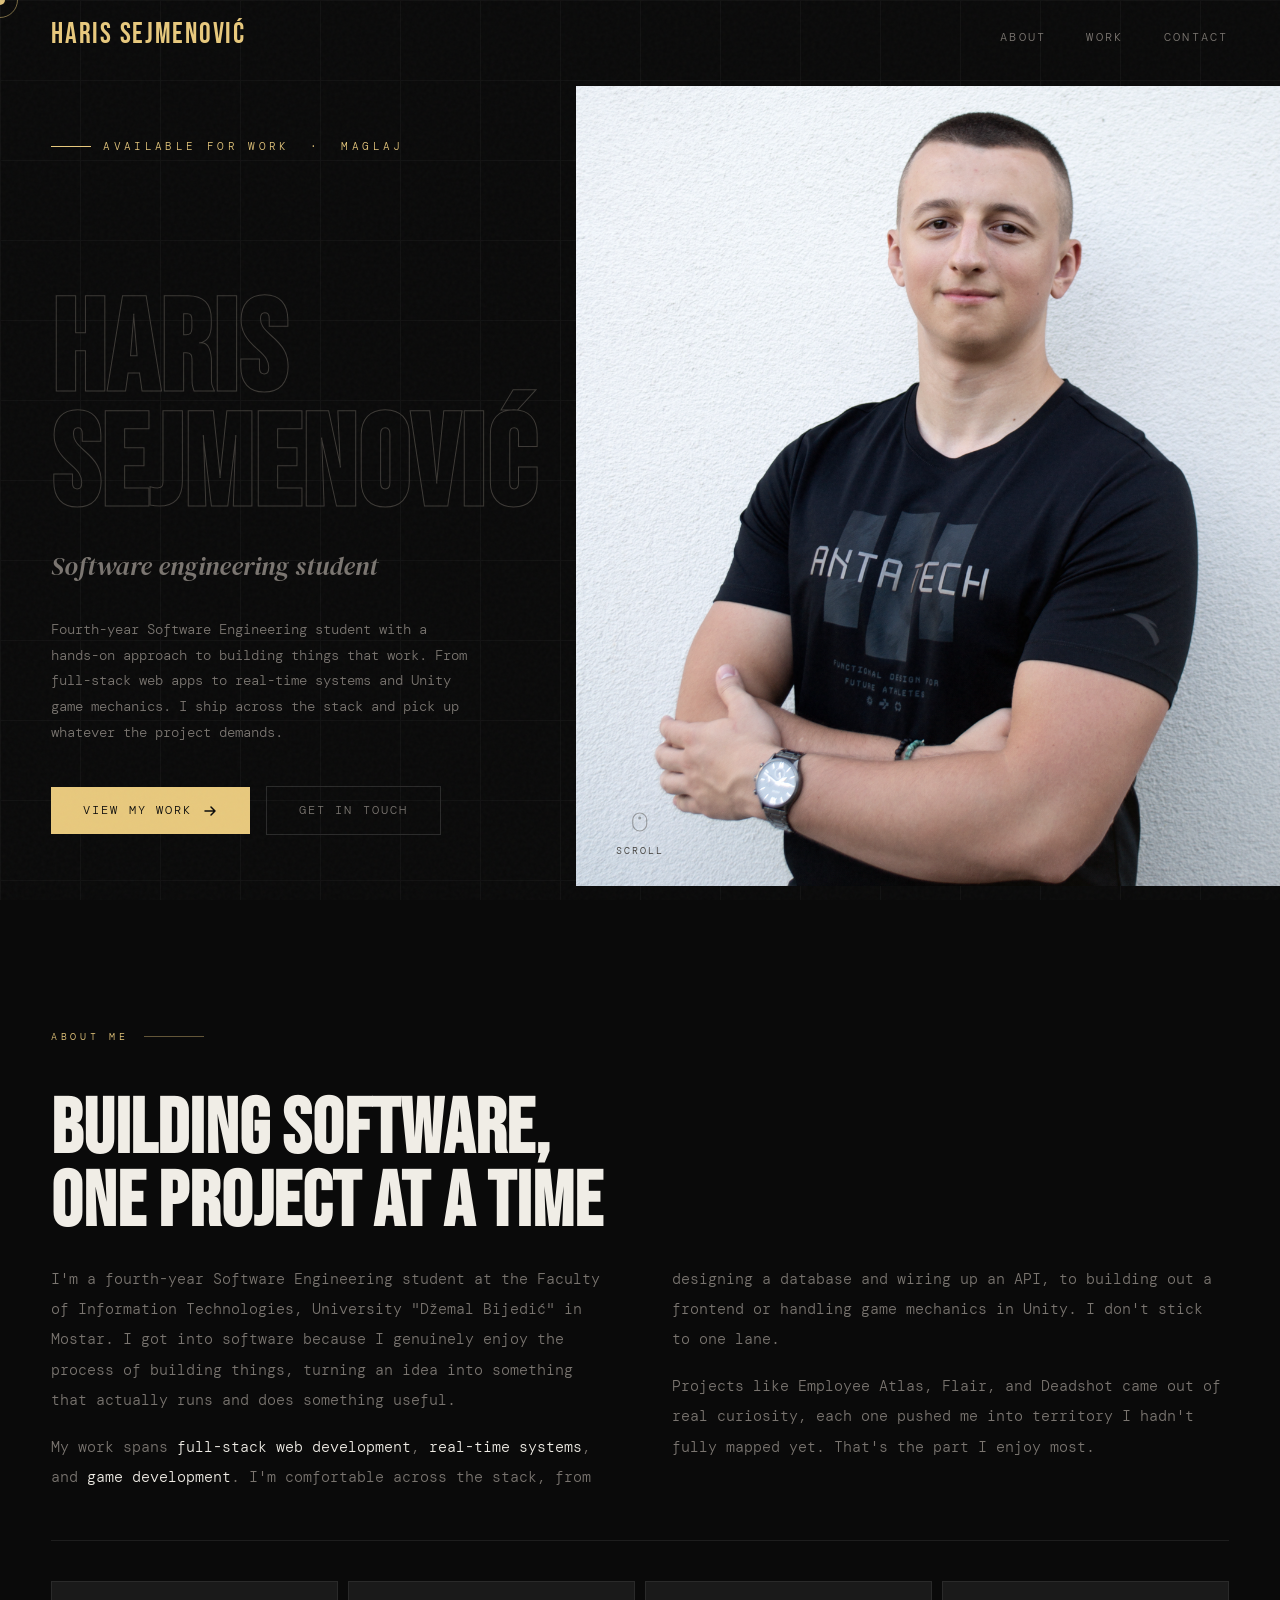
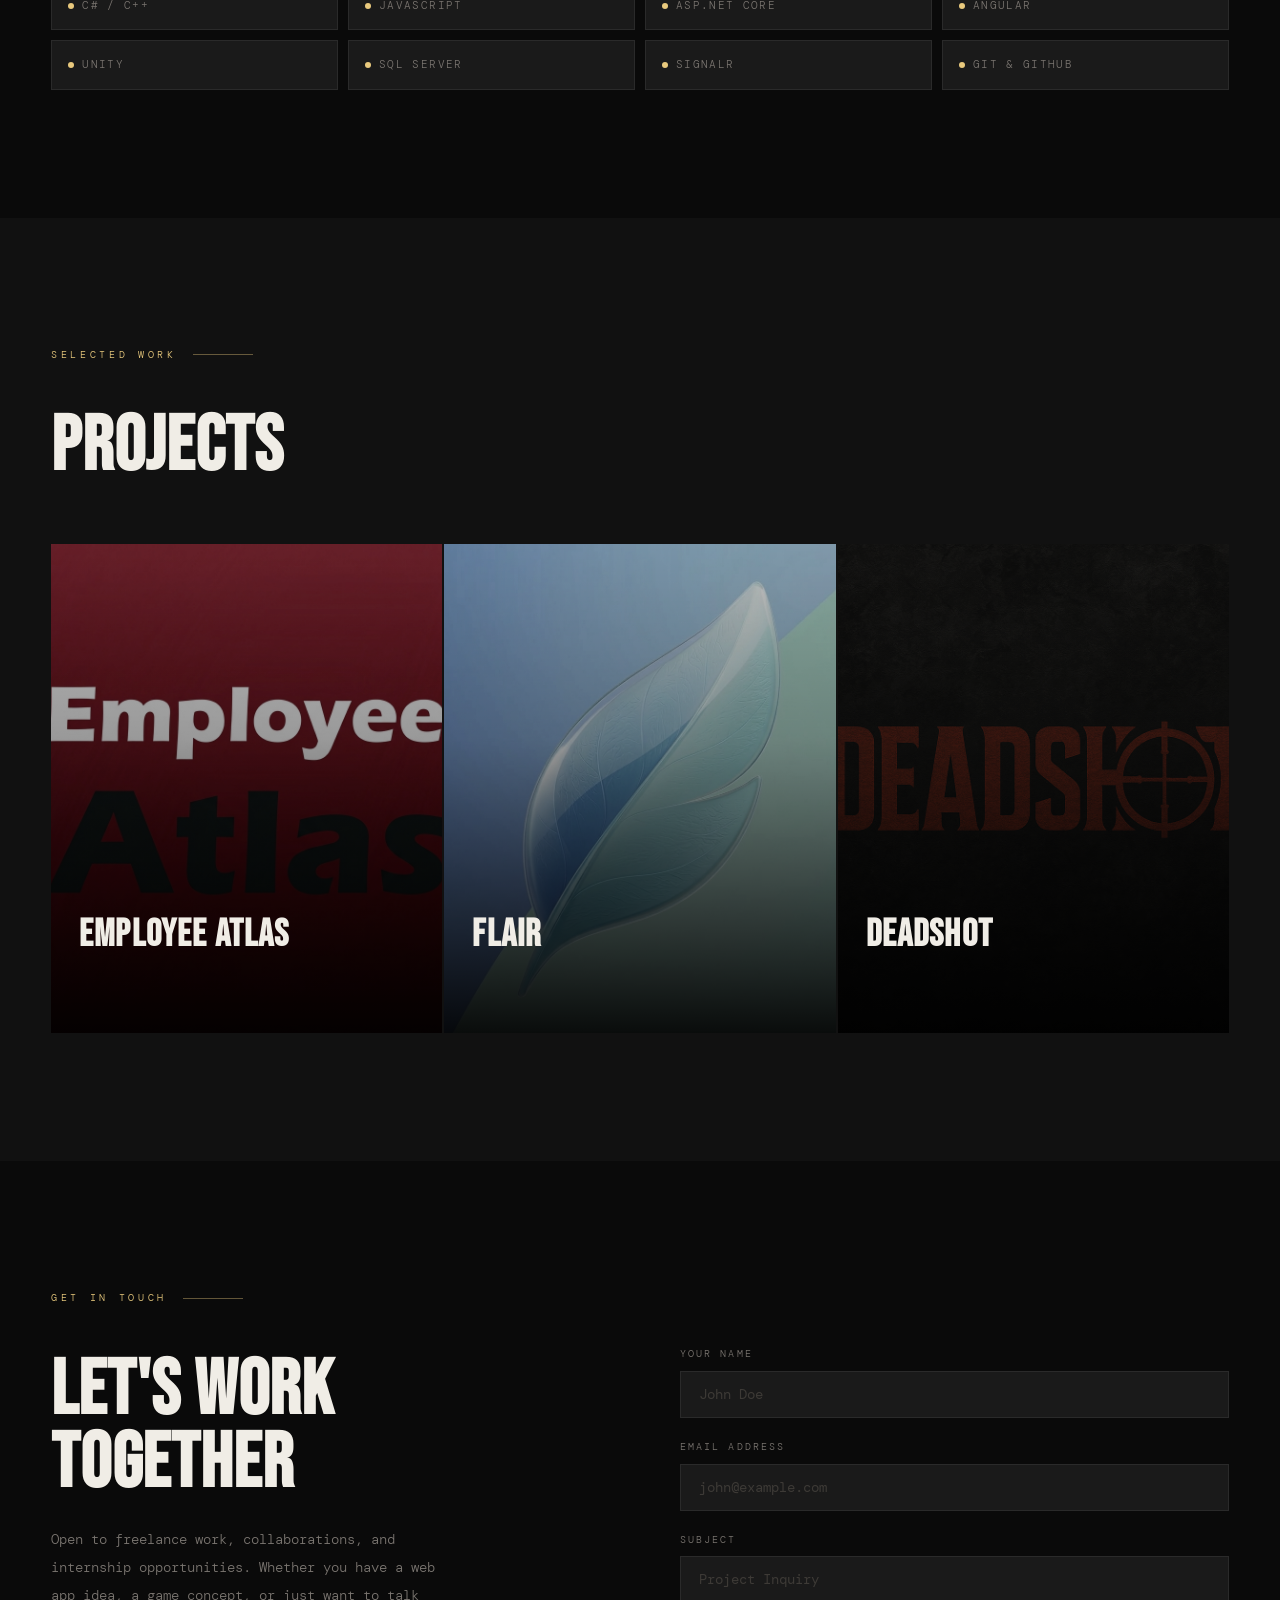
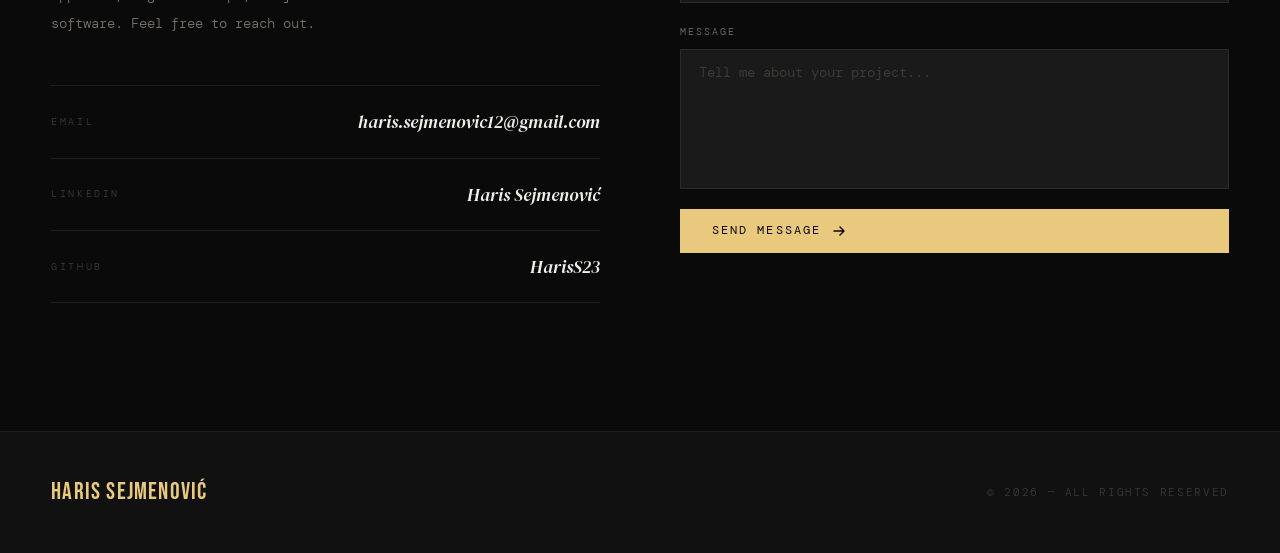
<file: index.html>
<!DOCTYPE html>
<html lang="en">
<head>
  <meta charset="UTF-8" />
  <meta name="viewport" content="width=device-width, initial-scale=1.0" />
  <title>Haris Sejmenović Portfolio</title>
  <meta name="description" content=""/>
  <link rel="stylesheet" href="styles/style.css" />
</head>
<body>

  <div id="cursor"></div>
  <div id="cursor-ring"></div>

  <nav>
    <a href="#" class="nav-logo"><span>Haris Sejmenović</span></a>
    <ul class="nav-links">
      <li><a href="#about">About</a></li>
      <li><a href="#projects">Work</a></li>
      <li><a href="#contact">Contact</a></li>
    </ul>
    <button class="nav-menu-btn" aria-label="Open menu">
      <span></span><span></span><span></span>
    </button>
  </nav>

  <div class="mobile-menu">
    <a href="../index.html#about">About</a>
    <a href="../index.html#projects">Work</a>
    <a href="../index.html#contact">Contact</a>
  </div>

  <section id="hero">
    <div class="hero-bg-lines"></div>

    <div class="hero-content">
      <p class="hero-eyebrow">Available for work &nbsp;&middot;&nbsp; Maglaj</p>
      <h1 class="hero-name">
        <br><span class="line-2">Haris Sejmenović</span>
      </h1>
      <p class="hero-title">Software engineering student</p>
      <p class="hero-desc">
        Fourth-year Software Engineering student with a hands-on approach to building things that work. From full-stack web apps to real-time systems and Unity game mechanics. I ship across the stack and pick up whatever the project demands.
      </p>
      <div class="hero-actions">
        <a href="#projects" class="btn-primary">
          View My Work
          <svg width="16" height="16" viewBox="0 0 16 16" fill="none"><path d="M3 8h10M9 4l4 4-4 4" stroke="currentColor" stroke-width="1.5" stroke-linecap="round" stroke-linejoin="round"/></svg>
        </a>
        <a href="#contact" class="btn-ghost">Get In Touch</a>
      </div>
    </div>

    <div class="hero-visual">
      <div class="hero-img-frame">
        <img src="assets/LinkedinProfFinal.png" alt="[YOUR NAME]" />
      </div>
    </div>

    <div class="hero-scroll-hint">
      <svg width="16" height="20" viewBox="0 0 16 20" fill="none" stroke="currentColor" stroke-width="1.2"><rect x="1" y="1" width="14" height="18" rx="7"/><circle cx="8" cy="6" r="1.5" fill="currentColor" stroke="none"/></svg>
      Scroll
    </div>
  </section>

  <section id="about">
    <div class="about-left reveal">
      <p class="section-label">About Me</p>
      <h2 class="section-heading">Building Software,<br>One Project at a Time</h2>
      <div class="about-bio">
        <p>I'm a fourth-year Software Engineering student at the Faculty of Information Technologies, University "Džemal Bijedić" in Mostar. I got into software because I genuinely enjoy the process of building things, turning an idea into something that actually runs and does something useful.</p>
        <p>My work spans <em>full-stack web development</em>, <em>real-time systems</em>, and <em>game development</em>. I'm comfortable across the stack, from designing a database and wiring up an API, to building out a frontend or handling game mechanics in Unity. I don't stick to one lane.</p>
        <p>Projects like Employee Atlas, Flair, and Deadshot came out of real curiosity, each one pushed me into territory I hadn't fully mapped yet. That's the part I enjoy most.</p>
      </div>
    </div>
    <div class="skills-grid">
        <div class="skill-tag">C# / C++</div>
        <div class="skill-tag">JavaScript</div>
        <div class="skill-tag">ASP.NET Core</div>
        <div class="skill-tag">Angular</div>
        <div class="skill-tag">Unity</div>
        <div class="skill-tag">SQL Server</div>
        <div class="skill-tag">SignalR</div>
        <div class="skill-tag">Git &amp; GitHub</div>
      </div>
  </section>

  <section id="projects">
    <p class="section-label reveal">Selected Work</p>
    <h2 class="section-heading reveal reveal-delay-1">Projects</h2>

    <div class="projects-grid">
      <a href="pages/employee-atlas.html" class="project-card reveal">
        <div class="project-card-img">
          <img src="assets/AtlasLogo.png" alt="Employee Atlas" />
        </div>
        <div class="project-card-overlay">
          <p class="project-type">Web Application</p>
          <h3 class="project-title">Employee Atlas</h3>
          <p class="project-desc">A full-stack web application for managing employee data, handling profiles, roles, and organizational structure in one place.</p>
          <div class="project-arrow">View Project <svg width="14" height="14" viewBox="0 0 14 14" fill="none"><path d="M2 7h10M8 3l4 4-4 4" stroke="currentColor" stroke-width="1.5" stroke-linecap="round"/></svg></div>
        </div>
      </a>

      <a href="pages/flair.html" class="project-card reveal reveal-delay-1">
        <div class="project-card-img">
          <img src="assets/flairpfp.png" alt="Flair" />
          
        </div>
        <div class="project-card-overlay">
          <p class="project-type">Web Application</p>
          <h3 class="project-title">Flair</h3>
          <p class="project-desc">A web application built around content. Focused on clean UX and practical functionality.</p>
          <div class="project-arrow">View Project <svg width="14" height="14" viewBox="0 0 14 14" fill="none"><path d="M2 7h10M8 3l4 4-4 4" stroke="currentColor" stroke-width="1.5" stroke-linecap="round"/></svg></div>
        </div>
      </a>

      <a href="pages/deadshot.html" class="project-card reveal reveal-delay-2">
        <div class="project-card-img">
          <img src="assets/DeadshotLogo.png" alt="Deadshot" />
          
        </div>
        <div class="project-card-overlay">
          <p class="project-type">Video Game</p>
          <h3 class="project-title">Deadshot</h3>
          <p class="project-desc">A Unity-built shooter where tight mechanics and fast-paced gameplay take center stage. Built from the ground up, physics, enemy AI, and all.</p>
          <div class="project-arrow">View Project <svg width="14" height="14" viewBox="0 0 14 14" fill="none"><path d="M2 7h10M8 3l4 4-4 4" stroke="currentColor" stroke-width="1.5" stroke-linecap="round"/></svg></div>
        </div>
      </a>

    </div>
  </section>

  <section id="contact">
    <div class="reveal">
      <p class="section-label">Get In Touch</p>
      <h2 class="section-heading">Let's Work<br>Together</h2>
      <p class="contact-intro">
        Open to freelance work, collaborations, and internship opportunities. Whether you have a web app idea, a game concept, or just want to talk software. Feel free to reach out.
      </p>
      <div class="contact-links">
        <a href="mailto:haris.sejmenovic12@gmail.com" class="contact-link-item">
          <span class="contact-link-label">Email</span>
          <span class="contact-link-value">haris.sejmenovic12@gmail.com</span>
        </a>
        <a href="https://linkedin.com/in/haris-sejmenović-aa0427330" target="_blank" rel="noopener" class="contact-link-item">
          <span class="contact-link-label">LinkedIn</span>
          <span class="contact-link-value">Haris Sejmenović</span>
        </a>
        <a href="https://github.com/HarisS23" target="_blank" rel="noopener" class="contact-link-item">
          <span class="contact-link-label">GitHub</span>
          <span class="contact-link-value">HarisS23</span>
        </a>
      </div>
    </div>

    <div class="reveal reveal-delay-2">
      <form id="contact-form" class="contact-form" action="https://formspree.io/f/mbdzwejz" method="POST">
        <div class="form-group">
          <label class="form-label" for="name">Your Name</label>
          <input class="form-input" type="text" id="name" name="name" placeholder="John Doe" required />
        </div>
        <div class="form-group">
          <label class="form-label" for="email">Email Address</label>
          <input class="form-input" type="email" id="email" name="email" placeholder="john@example.com" required />
        </div>
        <div class="form-group">
          <label class="form-label" for="subject">Subject</label>
          <input class="form-input" type="text" id="subject" name="subject" placeholder="Project Inquiry" />        </div>
        <div class="form-group">
          <label class="form-label" for="message">Message</label>
          <textarea class="form-textarea" id="message" name="message" placeholder="Tell me about your project..." required></textarea>
        </div>
        <button type="submit" class="btn-primary">
          Send Message
          <svg width="16" height="16" viewBox="0 0 16 16" fill="none"><path d="M3 8h10M9 4l4 4-4 4" stroke="currentColor" stroke-width="1.5" stroke-linecap="round" stroke-linejoin="round"/></svg>
        </button>
      </form>
    </div>
  </section>

  <footer>
    <span class="footer-logo"><span>Haris Sejmenović</span></span>
    <span class="footer-copy">&copy; <span id="year"></span> &mdash; All rights reserved</span>
  </footer>

  <script src="main.js"></script>
  <script>document.getElementById('year').textContent = new Date().getFullYear();</script>
</body>
</html>
</file>
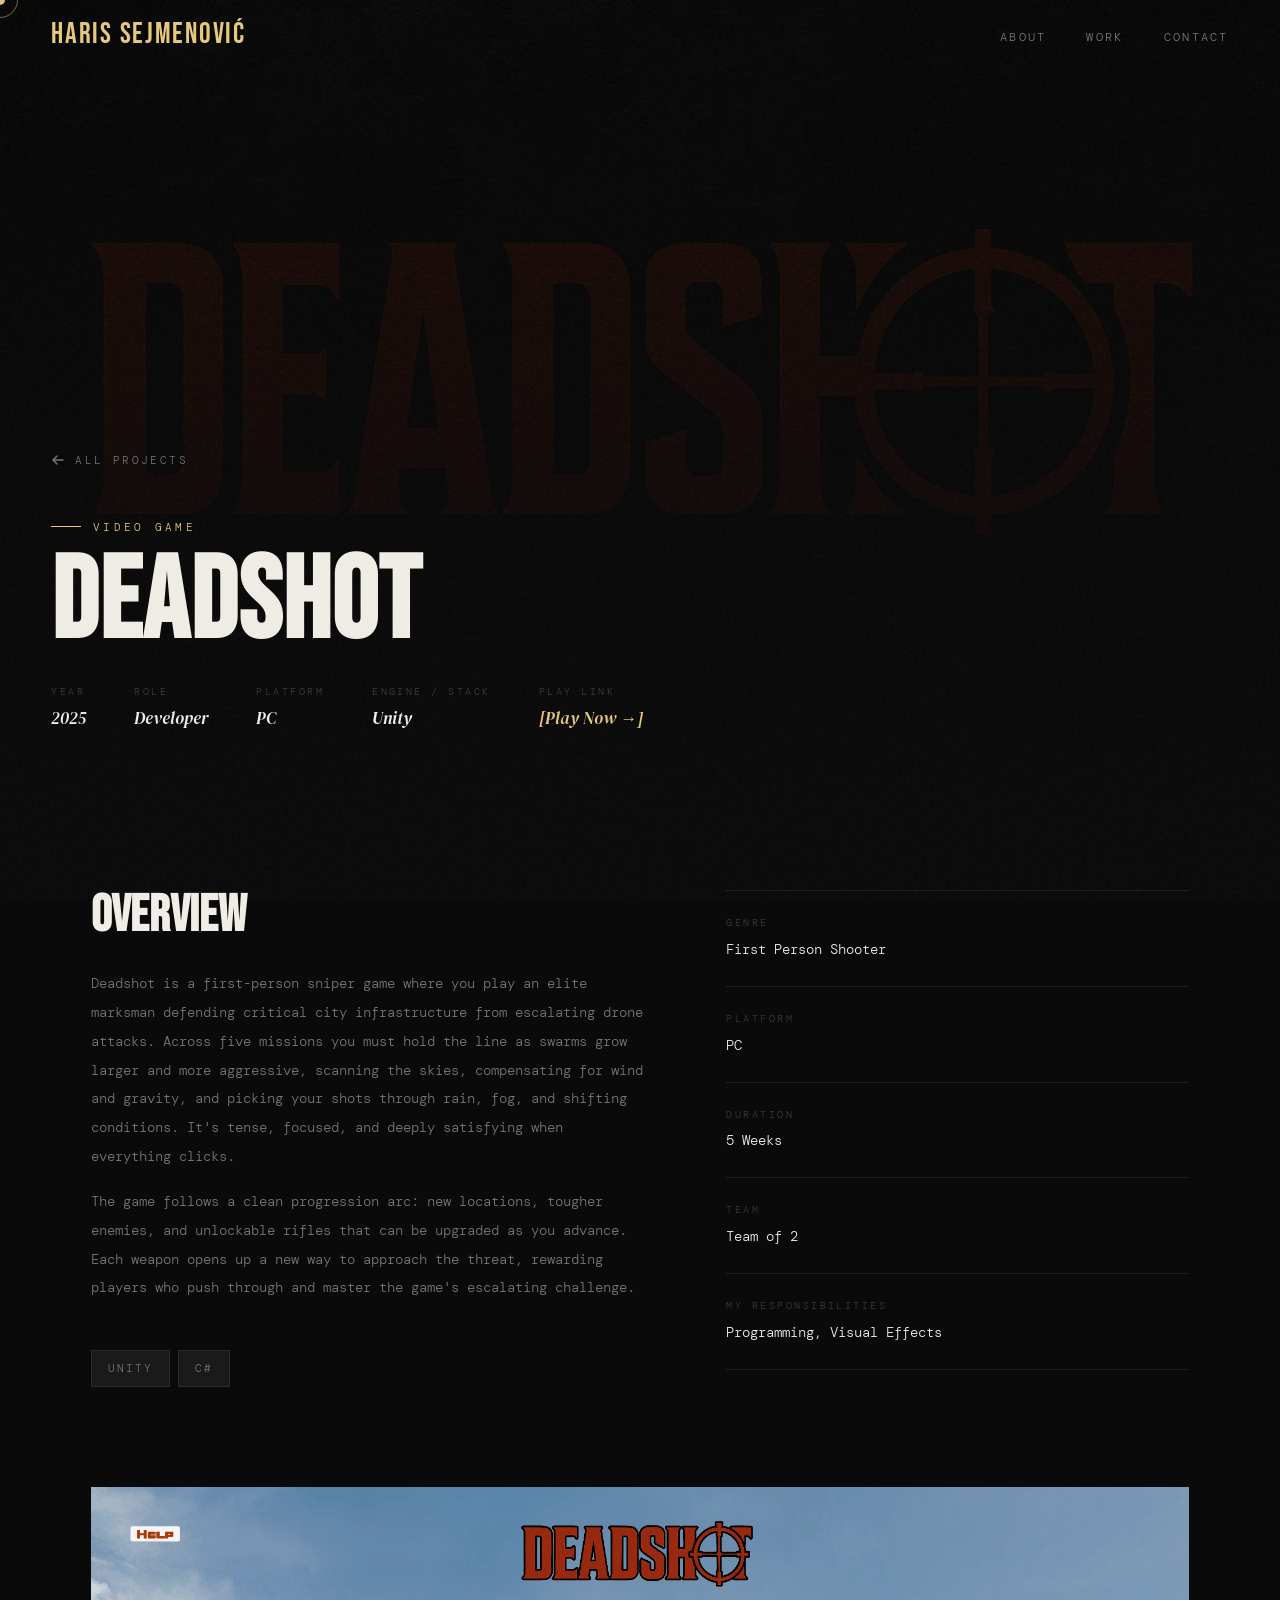
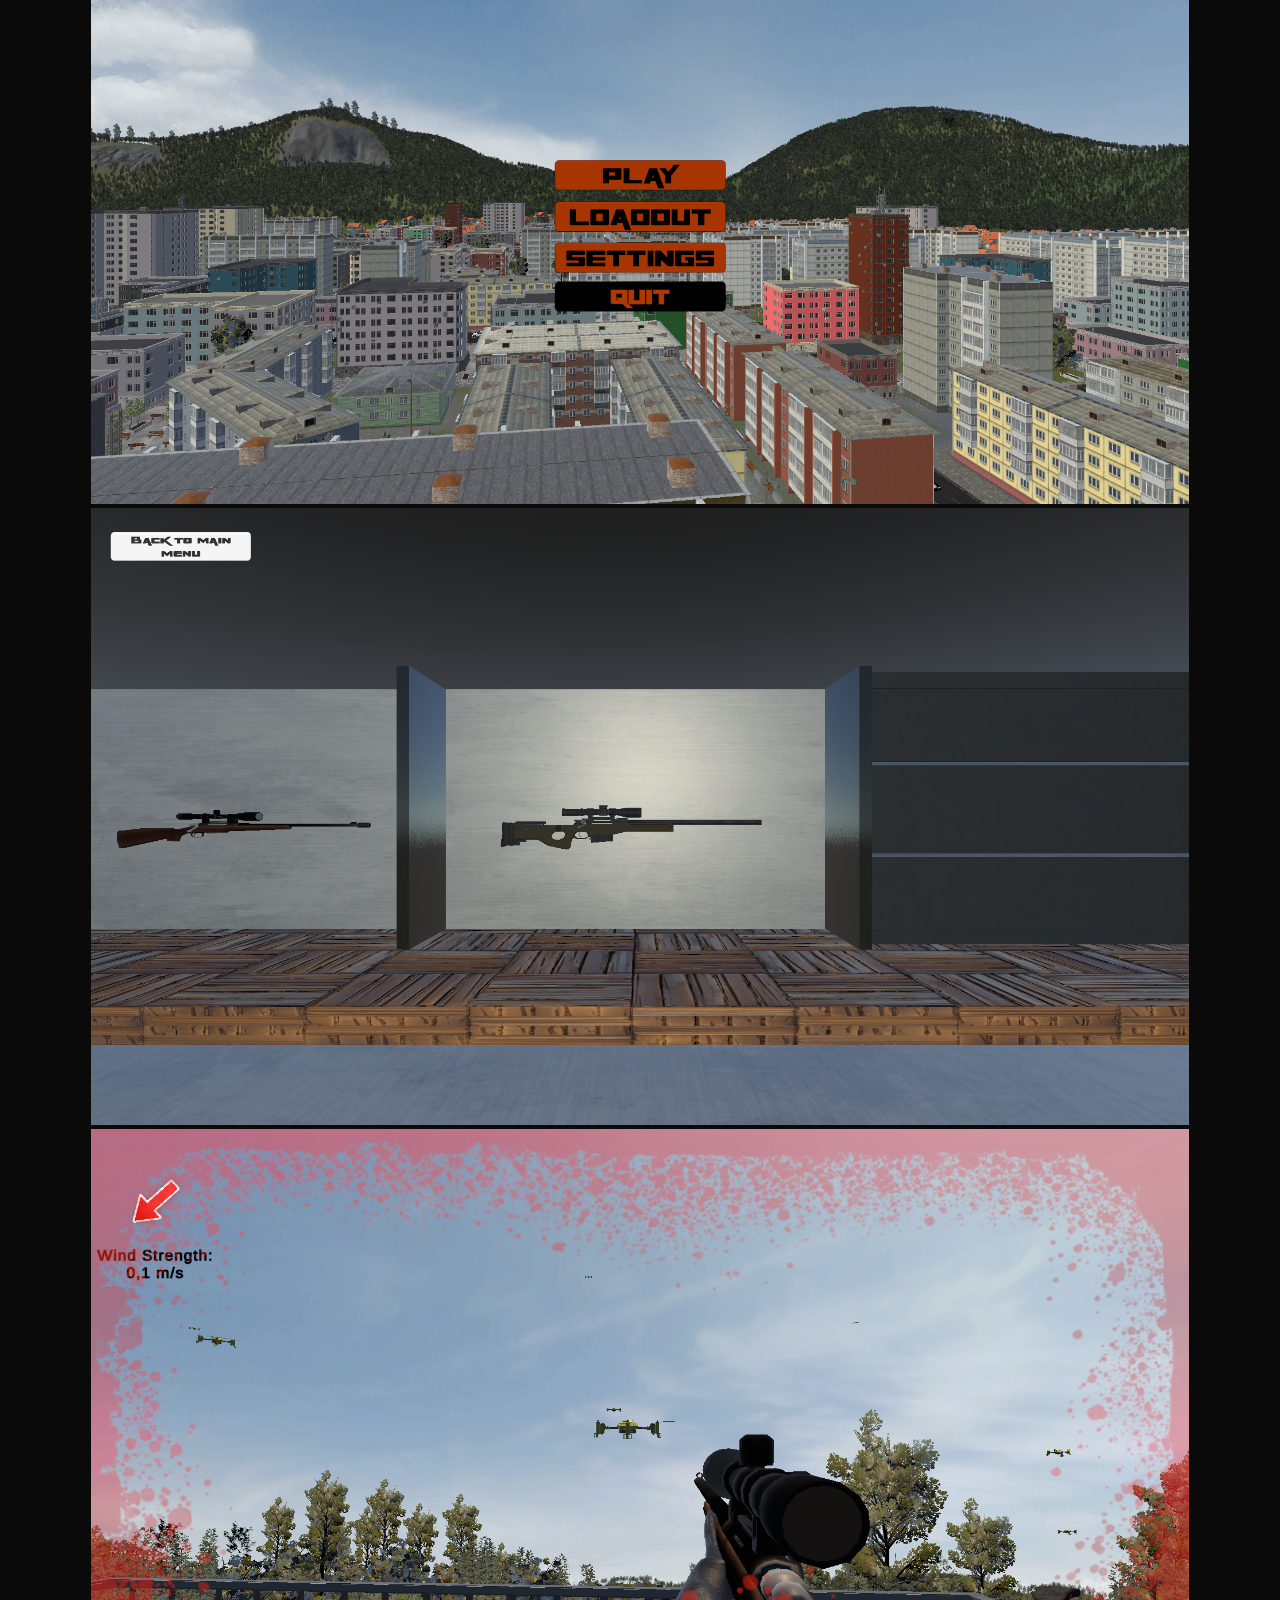
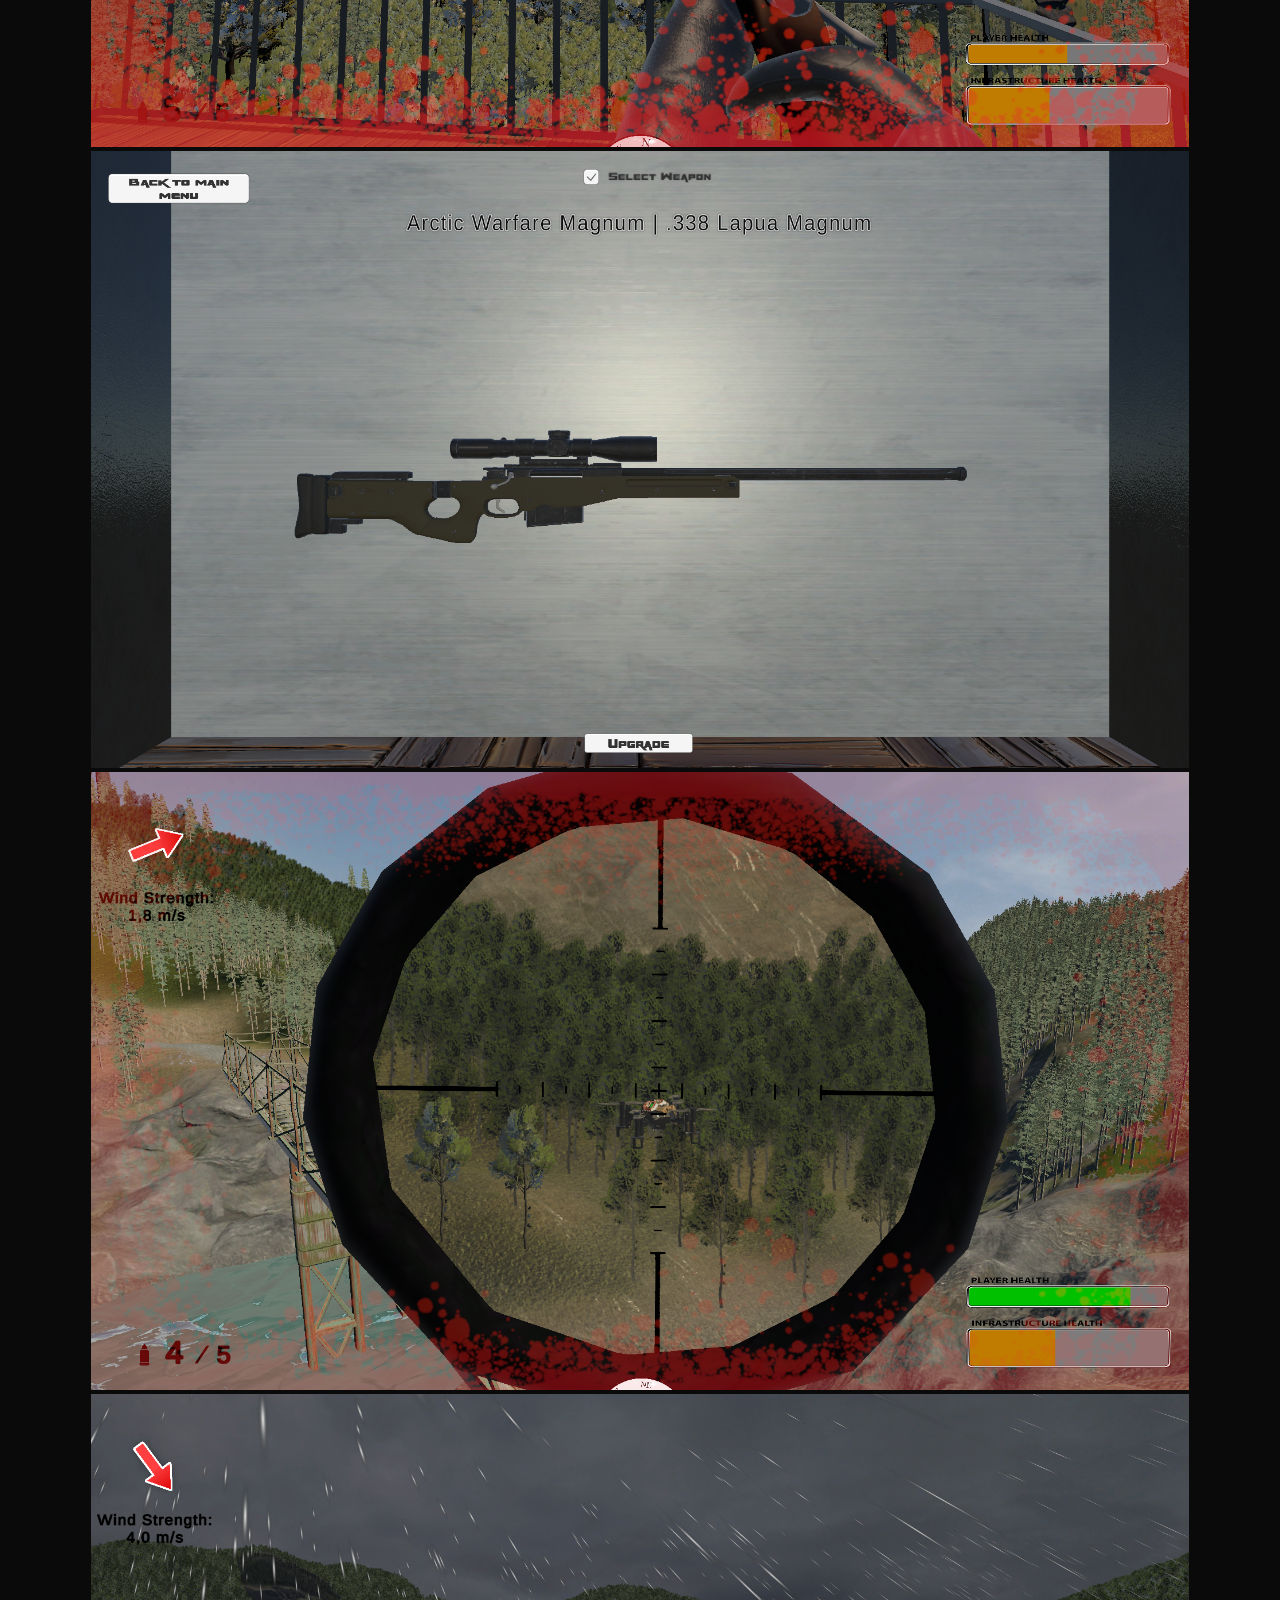
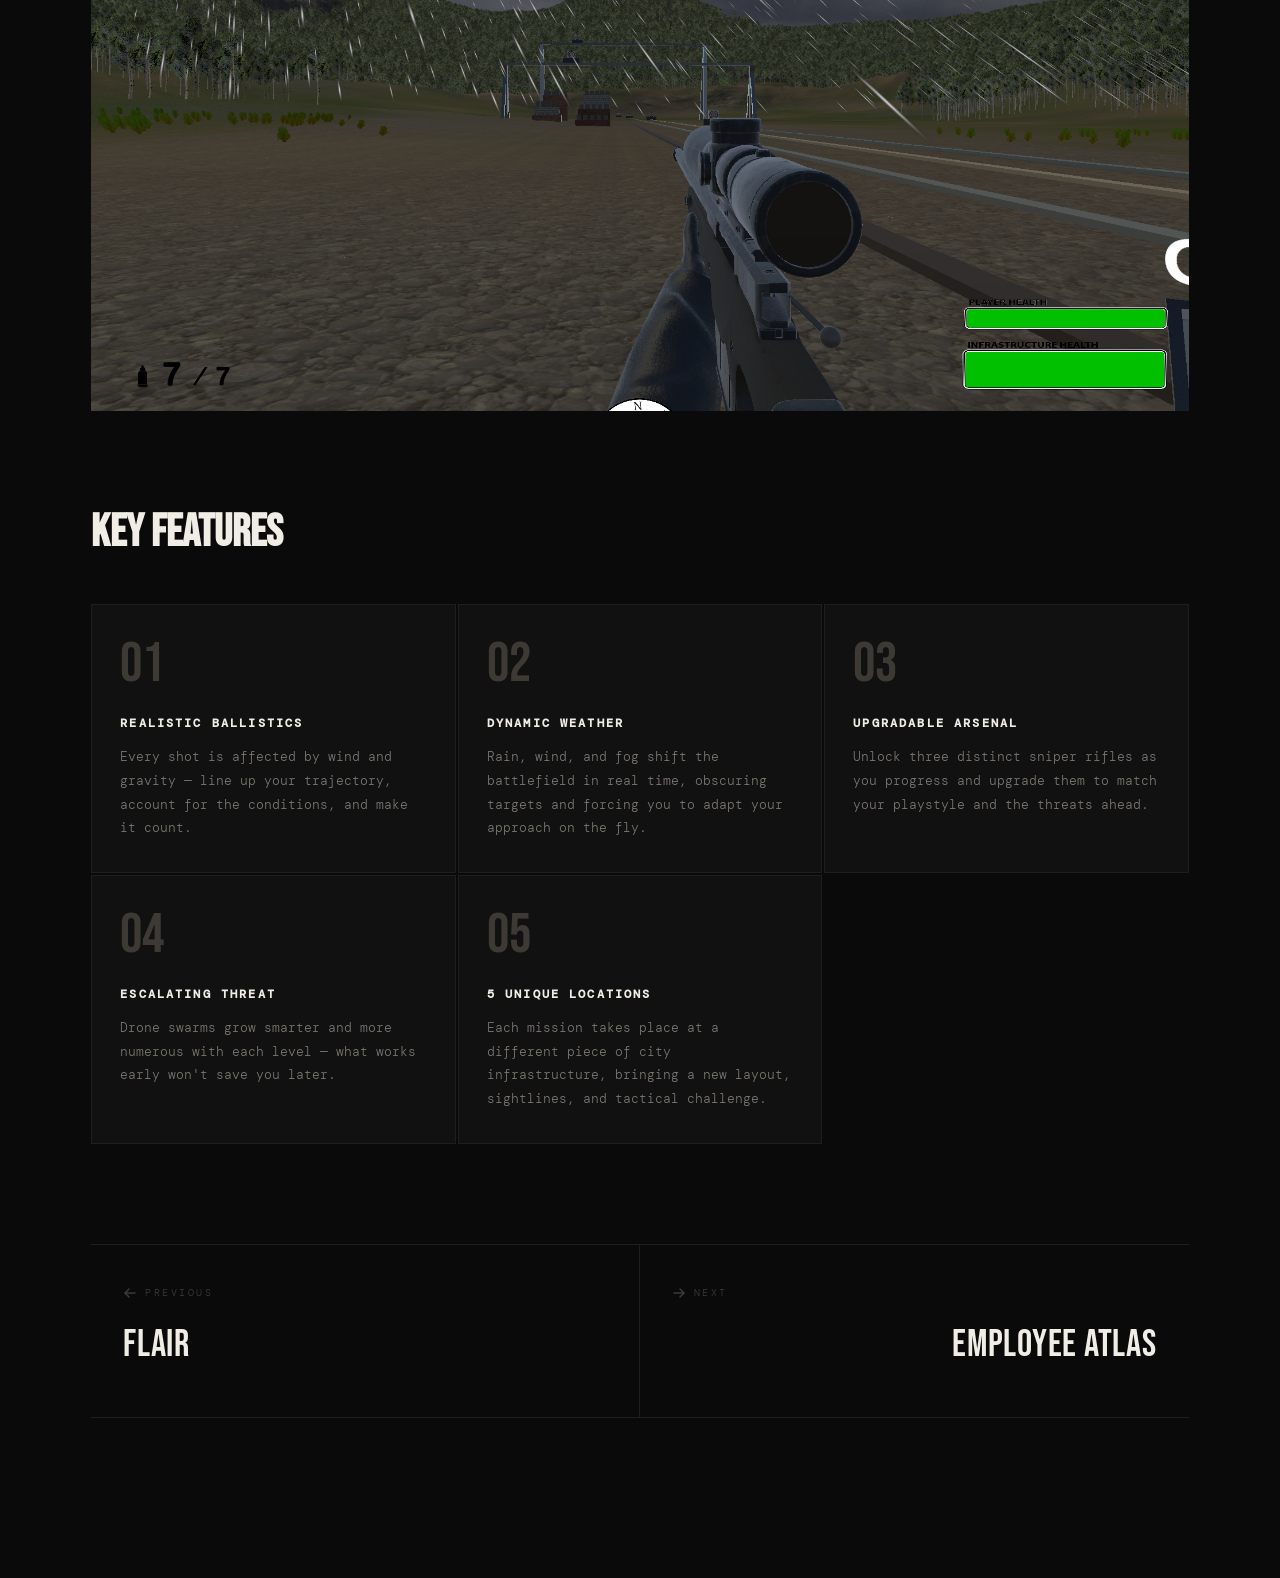
<file: pages/deadshot.html>
<!DOCTYPE html>
<html lang="en">
<head>
  <meta charset="UTF-8" />
  <meta name="viewport" content="width=device-width, initial-scale=1.0" />
  <title>Deadshot — Haris Sejmenović</title>
  <meta name="description" content="[Brief description of Deadshot for SEO]" />
  <link rel="stylesheet" href="../styles/project.css" />
  <link rel="stylesheet" href="../styles/style.css" />
</head>
<body>

  <div id="cursor"></div>
  <div id="cursor-ring"></div>

  <nav>
    <a href="../index.html" class="nav-logo"><span>Haris Sejmenović</span></a>
    <ul class="nav-links">
      <li><a href="../index.html#about">About</a></li>
      <li><a href="../index.html#projects">Work</a></li>
      <li><a href="../index.html#contact">Contact</a></li>
    </ul>
    <button class="nav-menu-btn" aria-label="Open menu">
      <span></span><span></span><span></span>
    </button>
  </nav>

  <div class="mobile-menu">
    <a href="../index.html#about">About</a>
    <a href="../index.html#projects">Work</a>
    <a href="../index.html#contact">Contact</a>
  </div>

  <div class="project-hero">
    <div class="project-hero-bg">
      <img src="../assets/DeadshotLogo.png" alt="Deadshot" /> 
    </div>
    <div class="project-hero-content">
      <a href="../index.html#projects" class="project-back">
        <svg width="14" height="14" viewBox="0 0 14 14" fill="none"><path d="M12 7H2M6 3L2 7l4 4" stroke="currentColor" stroke-width="1.5" stroke-linecap="round"/></svg>
        All Projects
      </a>
      <p class="project-category">Video Game</p>
      <h1>Deadshot</h1>
      <div class="project-hero-meta">
        <div class="meta-item"><p class="meta-label">Year</p><p class="meta-value">2025</p></div>
        <div class="meta-item"><p class="meta-label">Role</p><p class="meta-value">Developer</p></div>
        <div class="meta-item"><p class="meta-label">Platform</p><p class="meta-value">PC</p></div>
        <div class="meta-item"><p class="meta-label">Engine / Stack</p><p class="meta-value">Unity</p></div>
        <div class="meta-item"><p class="meta-label">Play Link</p><p class="meta-value"><a href="https://mega.nz/file/kFRBUJQT#27CihH4g15Npc_RpjVe3ywNaRgi9a77RQ3UVFEOWtck" target="_blank" rel="noopener" style="color:var(--accent)">[Play Now &rarr;]</a></p></div>
      </div>
    </div>
  </div>

  <div class="project-body">

    <div class="project-intro reveal">
      <div>
        <h2 class="project-overview-heading">Overview</h2>
        <div class="project-overview-text">
          <p>Deadshot is a first-person sniper game where you play an elite marksman defending critical city infrastructure from escalating drone attacks. Across five missions you must hold the line as swarms grow larger and more aggressive, scanning the skies, compensating for wind and gravity, and picking your shots through rain, fog, and shifting conditions. It's tense, focused, and deeply satisfying when everything clicks.</p>

          <p>The game follows a clean progression arc: new locations, tougher enemies, and unlockable rifles that can be upgraded as you advance. Each weapon opens up a new way to approach the threat, rewarding players who push through and master the game's escalating challenge.</p>
        </div>
        <div class="project-stack">
          <span class="stack-badge">Unity</span>
          <span class="stack-badge">C#</span>
        </div>
      </div>
      <dl>
        <div class="detail-block"><dt>Genre</dt><dd>First Person Shooter</dd></div>
        <div class="detail-block"><dt>Platform</dt><dd>PC</dd></div>
        <div class="detail-block"><dt>Duration</dt><dd>5 Weeks</dd></div>
        <div class="detail-block"><dt>Team</dt><dd>Team of 2</dd></div>
        <div class="detail-block"><dt>My Responsibilities</dt><dd>Programming, Visual Effects</dd></div>
      </dl>
    </div>

    <div class="project-images reveal">
      <div class="project-img-row cols-1">
        <div class="project-img-cell fhd">
          <img src="../assets/deadshot/Deadshot (1).png" alt="Gameplay" />
        </div>
      </div>
      <div class="project-img-row cols-1">
        <div class="project-img-cell fhd">
          <img src="../assets/deadshot/Deadshot (8).png" alt="Gameplay" />
        </div>
      </div>
      <div class="project-img-row cols-1">
        <div class="project-img-cell fhd">
          <img src="../assets/deadshot/Deadshot (5).png" alt="Gameplay" />
        </div>
      </div>
      <div class="project-img-row cols-1">
        <div class="project-img-cell fhd">
          <img src="../assets/deadshot/Deadshot (9).png" alt="Gameplay" />
        </div>
      </div>
      <div class="project-img-row cols-1">
        <div class="project-img-cell fhd">
          <img src="../assets/deadshot/Deadshot (7).png" alt="Gameplay" />
        </div>
      </div>
      <div class="project-img-row cols-1">
        <div class="project-img-cell fhd">
          <img src="../assets/deadshot/Deadshot (12).png" alt="Gameplay" />
        </div>
      </div>
    </div>

    <div class="project-features reveal">
      <h2 class="features-heading">Key Features</h2>
      <div class="features-grid">
        <div class="feature-card">
          <div class="feature-number">01</div>
          <h3 class="feature-title">Realistic Ballistics</h3>
          <p class="feature-text">Every shot is affected by wind and gravity — line up your trajectory, account for the conditions, and make it count.</p>
        </div>
        <div class="feature-card">
          <div class="feature-number">02</div>
          <h3 class="feature-title">Dynamic Weather</h3>
          <p class="feature-text">Rain, wind, and fog shift the battlefield in real time, obscuring targets and forcing you to adapt your approach on the fly.</p>
        </div>
        <div class="feature-card">
          <div class="feature-number">03</div>
          <h3 class="feature-title">Upgradable Arsenal</h3>
          <p class="feature-text">Unlock three distinct sniper rifles as you progress and upgrade them to match your playstyle and the threats ahead.</p>
        </div>
        <div class="feature-card">
          <div class="feature-number">04</div>
          <h3 class="feature-title">Escalating Threat</h3>
          <p class="feature-text">Drone swarms grow smarter and more numerous with each level — what works early won't save you later.</p>
        </div>
        <div class="feature-card">
          <div class="feature-number">05</div>
          <h3 class="feature-title">5 Unique Locations</h3>
          <p class="feature-text">Each mission takes place at a different piece of city infrastructure, bringing a new layout, sightlines, and tactical challenge.</p>
        </div>
      </div>
    </div>

    <div class="project-nav reveal">
      <a href="flair.html" class="project-nav-item">
        <span class="project-nav-dir">
          <svg width="14" height="14" viewBox="0 0 14 14" fill="none"><path d="M12 7H2M6 3L2 7l4 4" stroke="currentColor" stroke-width="1.5" stroke-linecap="round"/></svg>
          Previous
        </span>
        <span class="project-nav-name">Flair</span>
      </a>
      <a href="employee-atlas.html" class="project-nav-item" style="text-align:right">
        <span class="project-nav-dir" style="justify-content:flex-end">
          Next
          <svg width="14" height="14" viewBox="0 0 14 14" fill="none"><path d="M2 7h10M8 3l4 4-4 4" stroke="currentColor" stroke-width="1.5" stroke-linecap="round"/></svg>
        </span>
        <span class="project-nav-name">Employee Atlas</span>
      </a>
    </div>
  </div>

  <script src="../main.js"></script>
  <script>document.getElementById('year').textContent = new Date().getFullYear();</script>
</body>
</html>
</file>
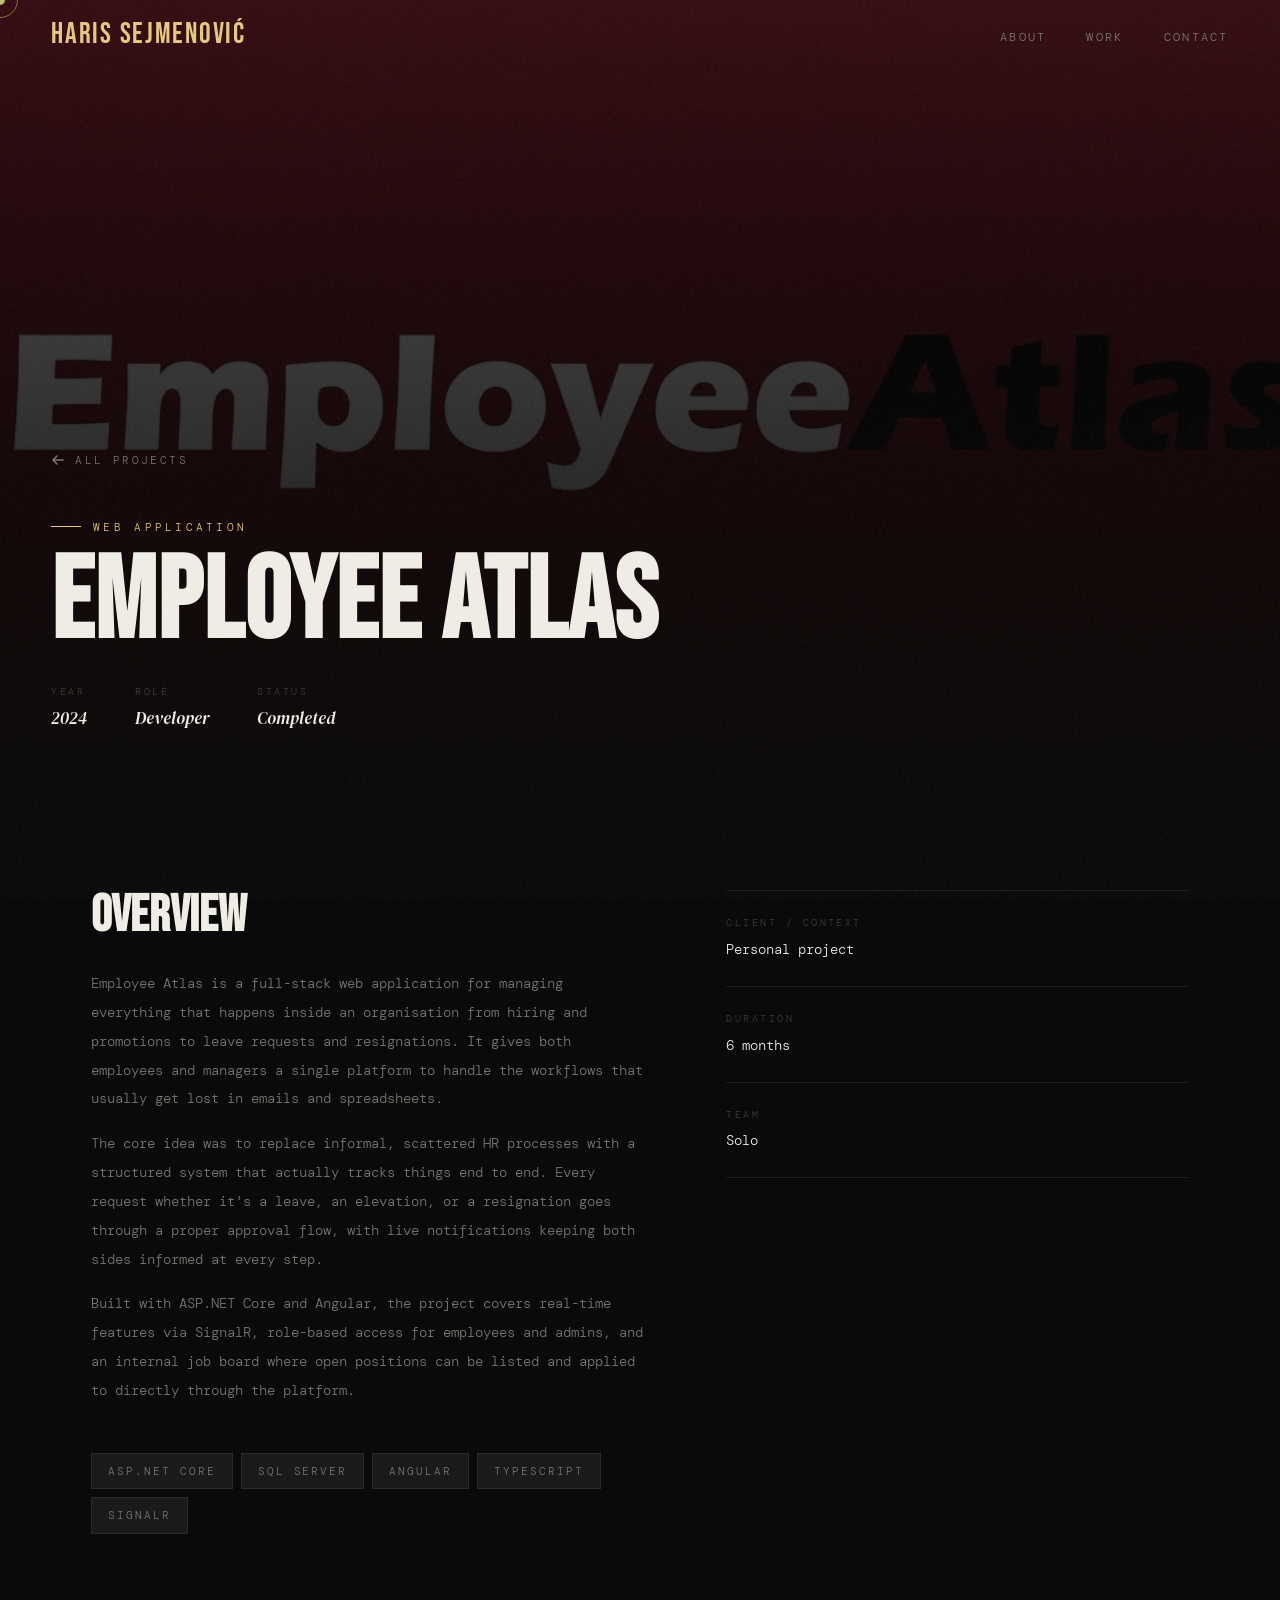
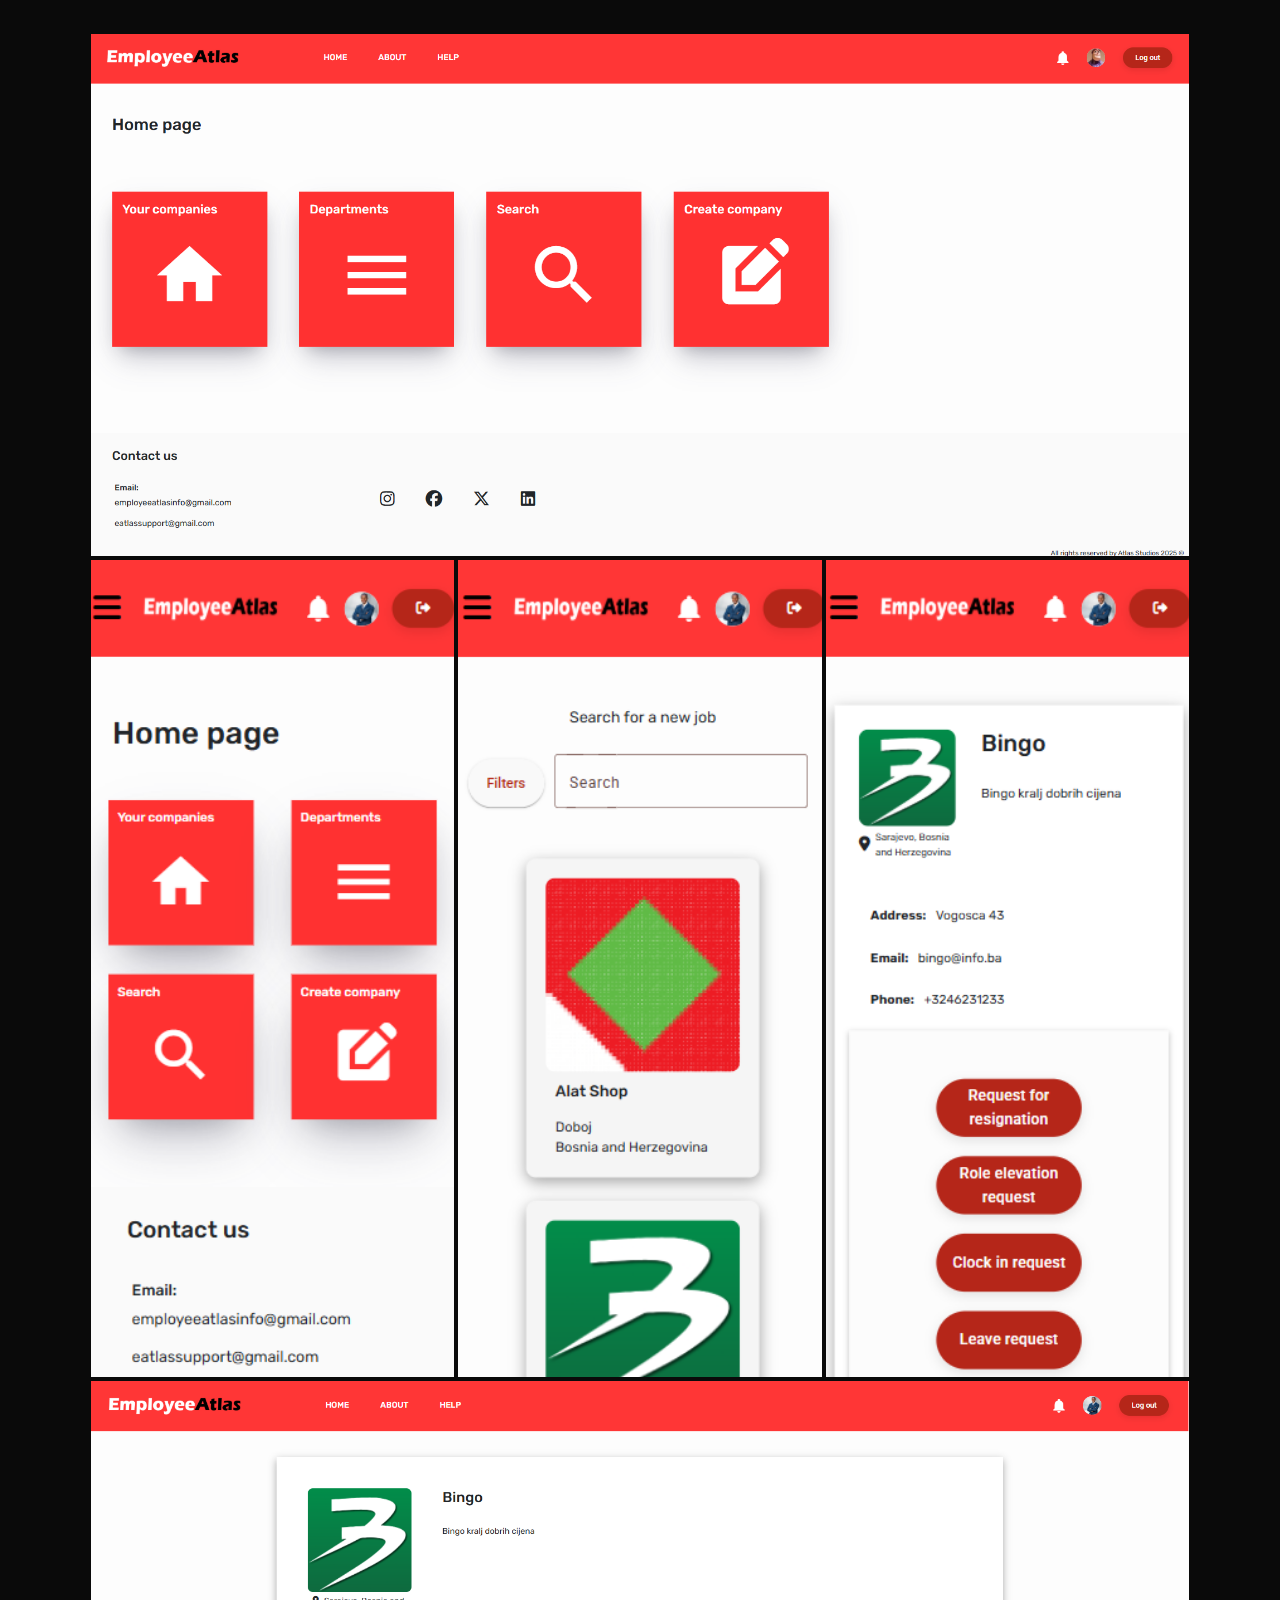
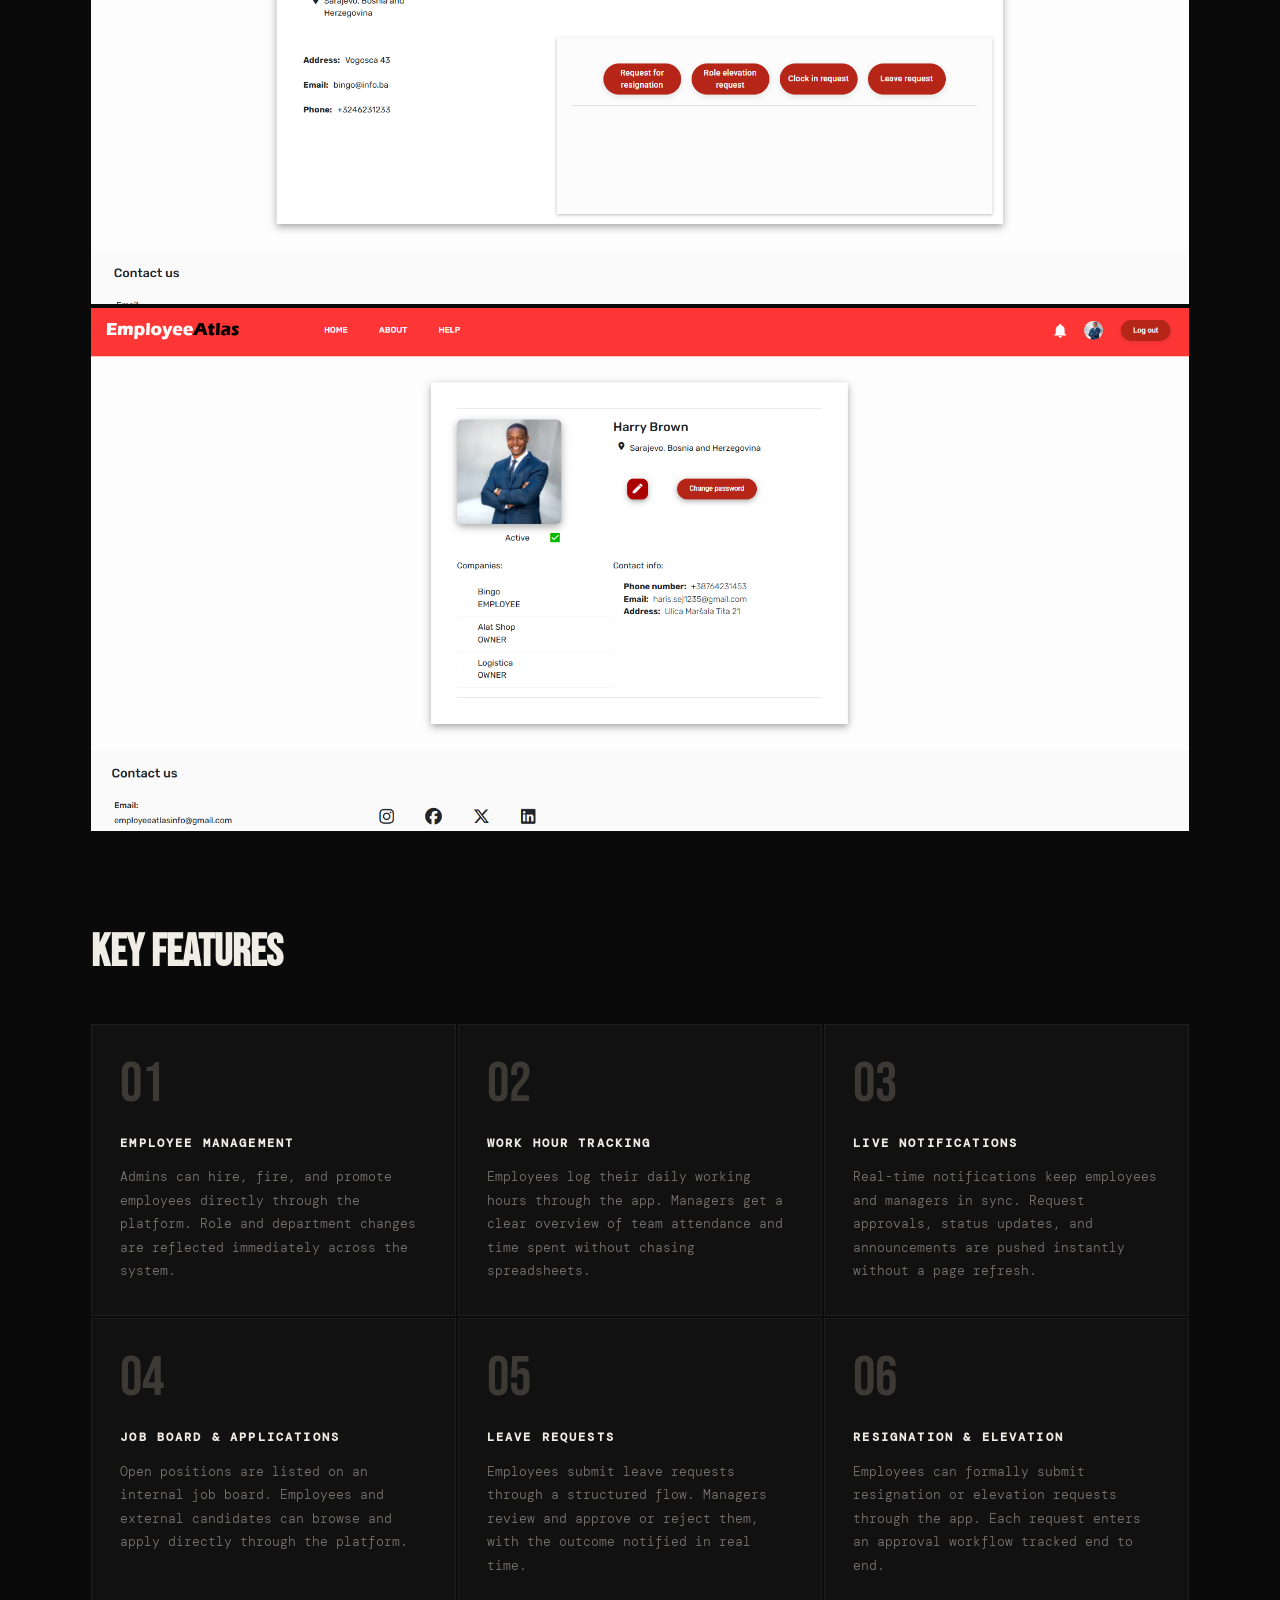
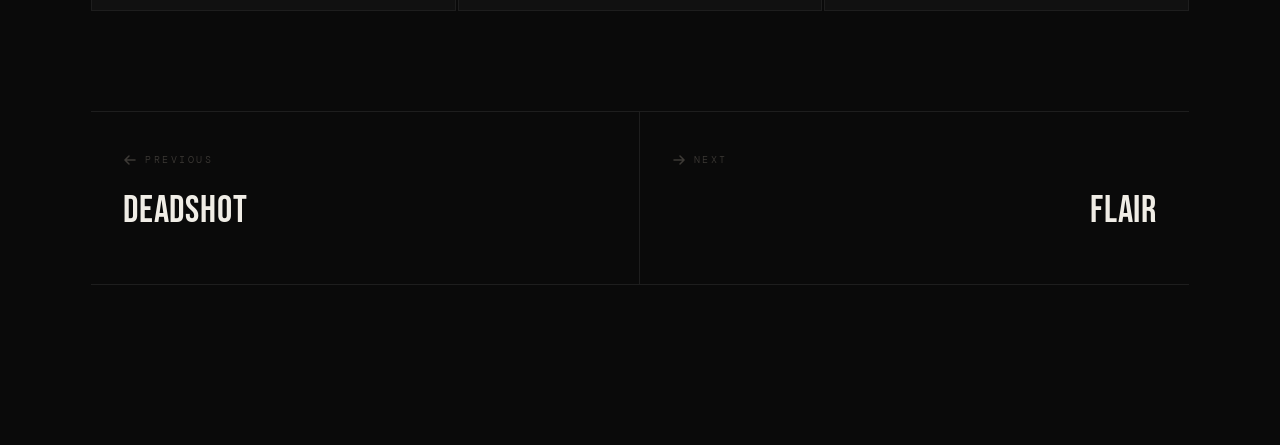
<file: pages/employee-atlas.html>
<!DOCTYPE html>
<html lang="en">
<head>
  <meta charset="UTF-8" />
  <meta name="viewport" content="width=device-width, initial-scale=1.0" />
  <title>Employee Atlas — Haris Sejmenović</title>
  <meta name="description" content="[Brief description of Employee Atlas for SEO]" />
  <link rel="stylesheet" href="../styles/project.css" />
  <link rel="stylesheet" href="../styles/style.css" />
</head>
<body>

  <div id="cursor"></div>
  <div id="cursor-ring"></div>

  <nav>
    <a href="../index.html" class="nav-logo"><span>Haris Sejmenović</span></a>
    <ul class="nav-links">
      <li><a href="../index.html#about">About</a></li>
      <li><a href="../index.html#projects">Work</a></li>
      <li><a href="../index.html#contact">Contact</a></li>
    </ul>
    <button class="nav-menu-btn" aria-label="Open menu">
      <span></span><span></span><span></span>
    </button>
  </nav>

  <div class="mobile-menu">
    <a href="../index.html#about">About</a>
    <a href="../index.html#projects">Work</a>
    <a href="../index.html#contact">Contact</a>
  </div>

  <div class="project-hero">
    <div class="project-hero-bg">
        <img src="../assets/AtlasCover.png" alt="Employee Atlas" />
    </div>

    <div class="project-hero-content">
      <a href="../index.html#projects" class="project-back">
        <svg width="14" height="14" viewBox="0 0 14 14" fill="none"><path d="M12 7H2M6 3L2 7l4 4" stroke="currentColor" stroke-width="1.5" stroke-linecap="round"/></svg>
        All Projects
      </a>

      <p class="project-category">Web Application</p>
      <h1>Employee Atlas</h1>

      <div class="project-hero-meta">
        <div class="meta-item">
          <p class="meta-label">Year</p>
          <p class="meta-value">2024</p>
        </div>
        <div class="meta-item">
          <p class="meta-label">Role</p>
          <p class="meta-value">Developer</p>
        </div>
        <div class="meta-item">
          <p class="meta-label">Status</p>
          <p class="meta-value">Completed</p>
        </div>
      </div>
    </div>
  </div>

  <div class="project-body">

    <div class="project-intro reveal">
      <div>
        <h2 class="project-overview-heading">Overview</h2>
        <div class="project-overview-text">
          <p>
            Employee Atlas is a full-stack web application for managing everything that happens inside an organisation from hiring and promotions to leave requests and resignations. It gives both employees and managers a single platform to handle the workflows that usually get lost in emails and spreadsheets.
          </p>
          <p>
            The core idea was to replace informal, scattered HR processes with a structured system that actually tracks things end to end. Every request whether it's a leave, an elevation, or a resignation goes through a proper approval flow, with live notifications keeping both sides informed at every step.
          </p>
          <p>
            Built with ASP.NET Core and Angular, the project covers real-time features via SignalR, role-based access for employees and admins, and an internal job board where open positions can be listed and applied to directly through the platform.
          </p>
        </div>

        <div class="project-stack">
          <span class="stack-badge">ASP.NET Core</span>
          <span class="stack-badge">SQL Server</span>
          <span class="stack-badge">Angular</span>
          <span class="stack-badge">TypeScript</span>
          <span class="stack-badge">SignalR</span>
        </div>
      </div>

      <dl>
        <div class="detail-block">
          <dt>Client / Context</dt>
          <dd>Personal project</dd>
        </div>
        <div class="detail-block">
          <dt>Duration</dt>
          <dd>6 months</dd>
        </div>
        <div class="detail-block">
          <dt>Team</dt>
          <dd>Solo</dd>
        </div>
      </dl>
    </div>

    <div class="project-images reveal">

      <div class="project-img-row cols-1">
        <div class="project-img-cell short">
          <img src="../assets/employeeatlas/AtlasHome.png" alt="Dashboard view" />
        </div>
      </div>

      <div class="project-img-row cols-3">
        <div class="project-img-cell tall">
          <img src="../assets/employeeatlas/AtlasMainMobile.png" alt="Feature view" />
        </div>
        <div class="project-img-cell tall">
          <img src="../assets/employeeatlas/AtlasSearchMobile.png" alt="Feature view" />
        </div>
        <div class="project-img-cell tall">
          <img src="../assets/employeeatlas/AtlasCompanyMobile.png" alt="Feature view" />
        </div>
      </div>

      <div class="project-img-row cols-1">
        <div class="project-img-cell short">
          <img src="../assets/employeeatlas/AtlasBingo.png" alt="Wide view" />
        </div>
        <div class="project-img-cell short">
          <img src="../assets/employeeatlas/AtlasProfile.png" alt="Detail view" />
        </div>
      </div>
    </div>

    <div class="project-features reveal">
      <h2 class="features-heading">Key Features</h2>
      <div class="features-grid">
        <div class="feature-card">
          <div class="feature-number">01</div>
          <h3 class="feature-title">Employee Management</h3>
          <p class="feature-text">Admins can hire, fire, and promote employees directly through the platform. Role and department changes are reflected immediately across the system.</p>
        </div>
        <div class="feature-card">
          <div class="feature-number">02</div>
          <h3 class="feature-title">Work Hour Tracking</h3>
          <p class="feature-text">Employees log their daily working hours through the app. Managers get a clear overview of team attendance and time spent without chasing spreadsheets.</p>
        </div>
        <div class="feature-card">
          <div class="feature-number">03</div>
          <h3 class="feature-title">Live Notifications</h3>
          <p class="feature-text">Real-time notifications keep employees and managers in sync. Request approvals, status updates, and announcements are pushed instantly without a page refresh.</p>
        </div>
        <div class="feature-card">
          <div class="feature-number">04</div>
          <h3 class="feature-title">Job Board & Applications</h3>
          <p class="feature-text">Open positions are listed on an internal job board. Employees and external candidates can browse and apply directly through the platform.</p>
        </div>
        <div class="feature-card">
          <div class="feature-number">05</div>
          <h3 class="feature-title">Leave Requests</h3>
          <p class="feature-text">Employees submit leave requests through a structured flow. Managers review and approve or reject them, with the outcome notified in real time.</p>
        </div>
        <div class="feature-card">
          <div class="feature-number">06</div>
          <h3 class="feature-title">Resignation & Elevation</h3>
          <p class="feature-text">Employees can formally submit resignation or elevation requests through the app. Each request enters an approval workflow tracked end to end.</p>
        </div>
      </div>
    </div>

    <div class="project-nav reveal">
      <a href="deadshot.html" class="project-nav-item">
        <span class="project-nav-dir">
          <svg width="14" height="14" viewBox="0 0 14 14" fill="none"><path d="M12 7H2M6 3L2 7l4 4" stroke="currentColor" stroke-width="1.5" stroke-linecap="round"/></svg>
          Previous
        </span>
        <span class="project-nav-name">Deadshot</span>
      </a>
      <a href="flair.html" class="project-nav-item" style="text-align:right">
        <span class="project-nav-dir" style="justify-content:flex-end">
          Next
          <svg width="14" height="14" viewBox="0 0 14 14" fill="none"><path d="M2 7h10M8 3l4 4-4 4" stroke="currentColor" stroke-width="1.5" stroke-linecap="round"/></svg>
        </span>
        <span class="project-nav-name">Flair</span>
      </a>
    </div>
  </div>

  <script src="../main.js"></script>
  <script>document.getElementById('year').textContent = new Date().getFullYear();</script>
</body>
</html>
</file>
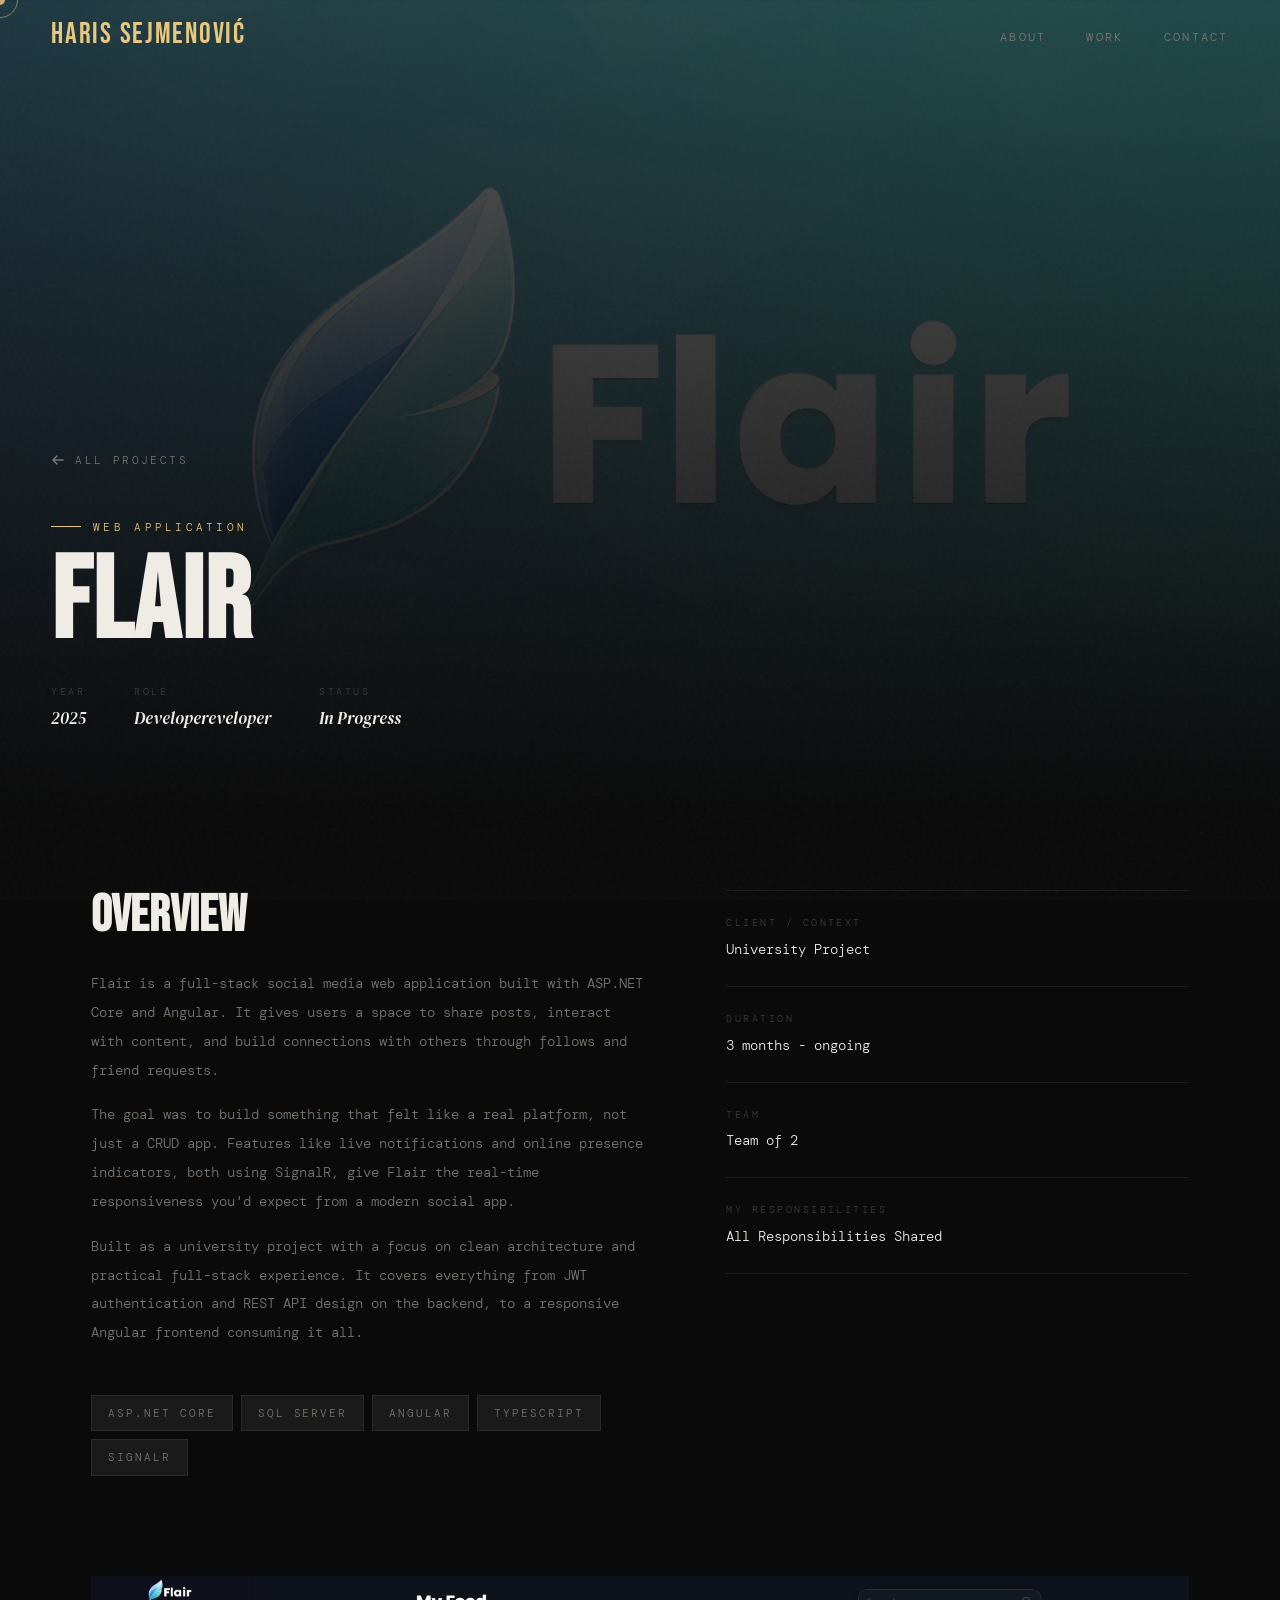
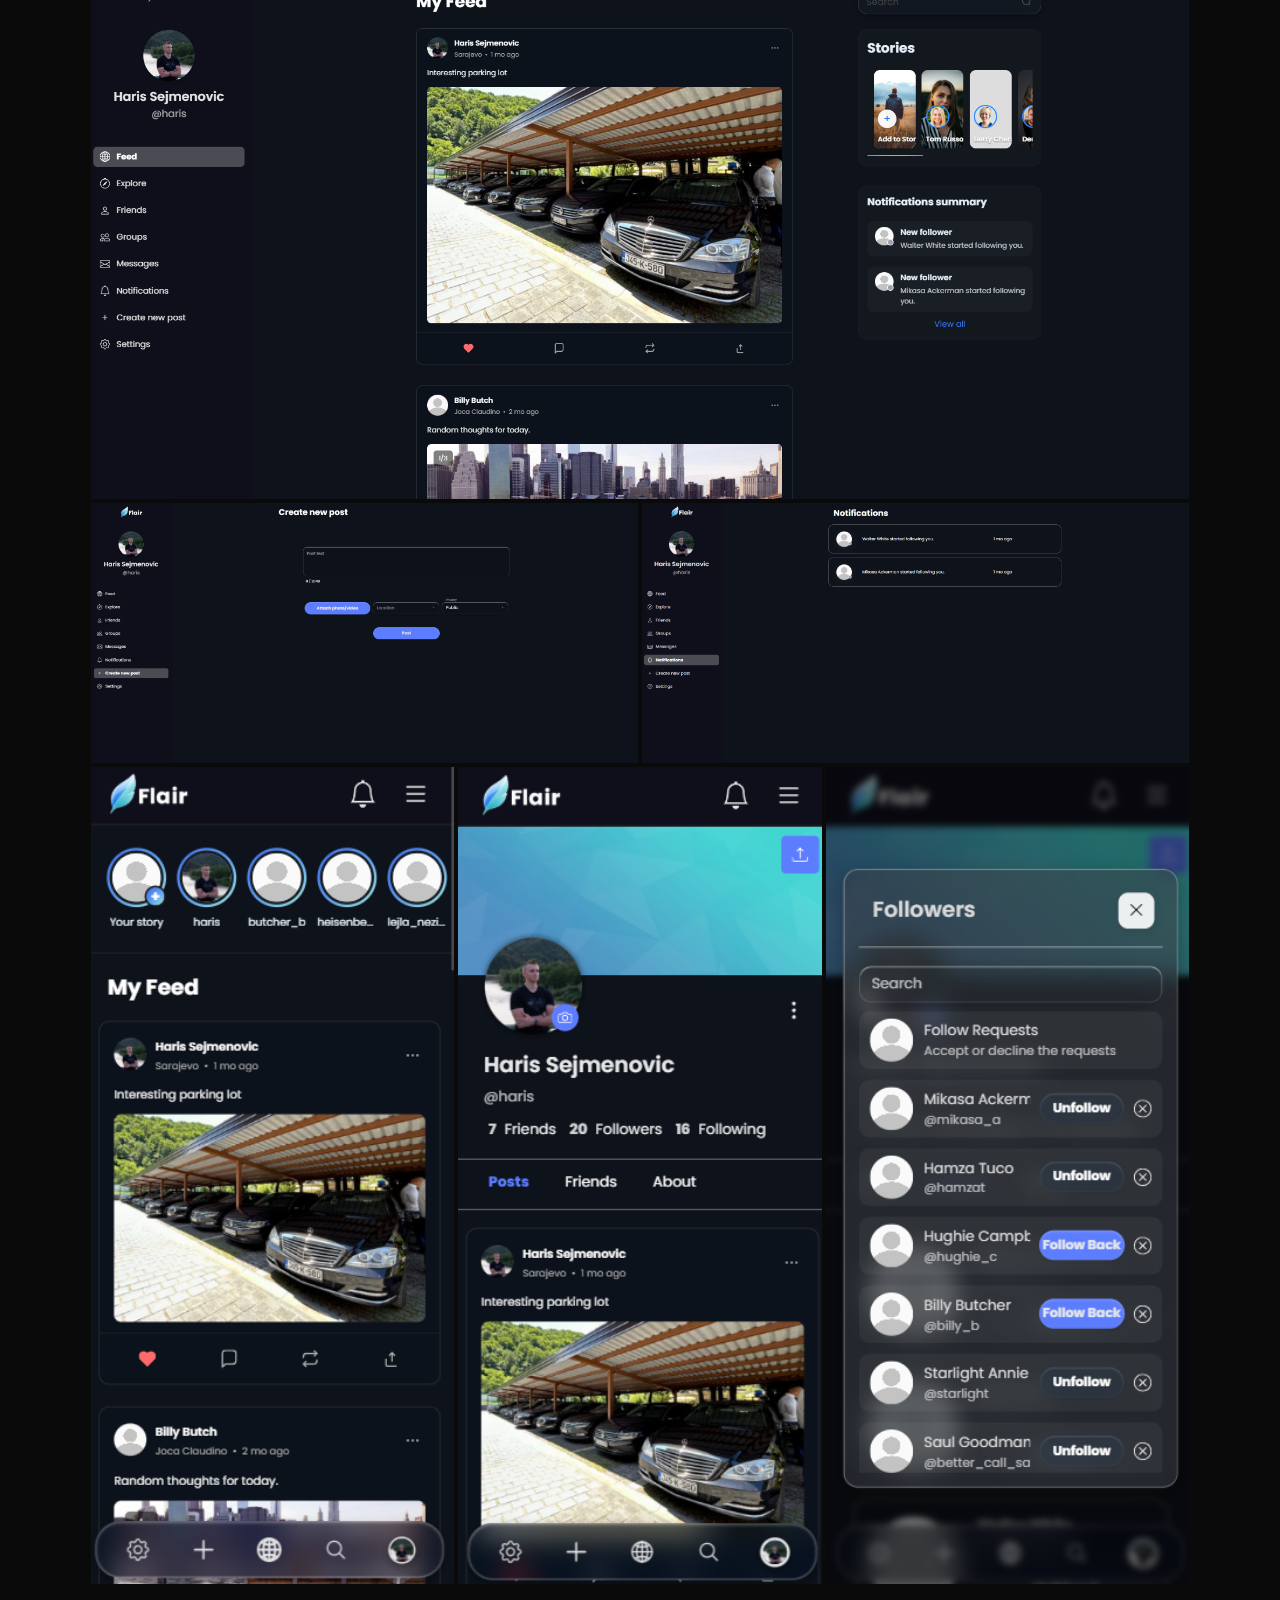
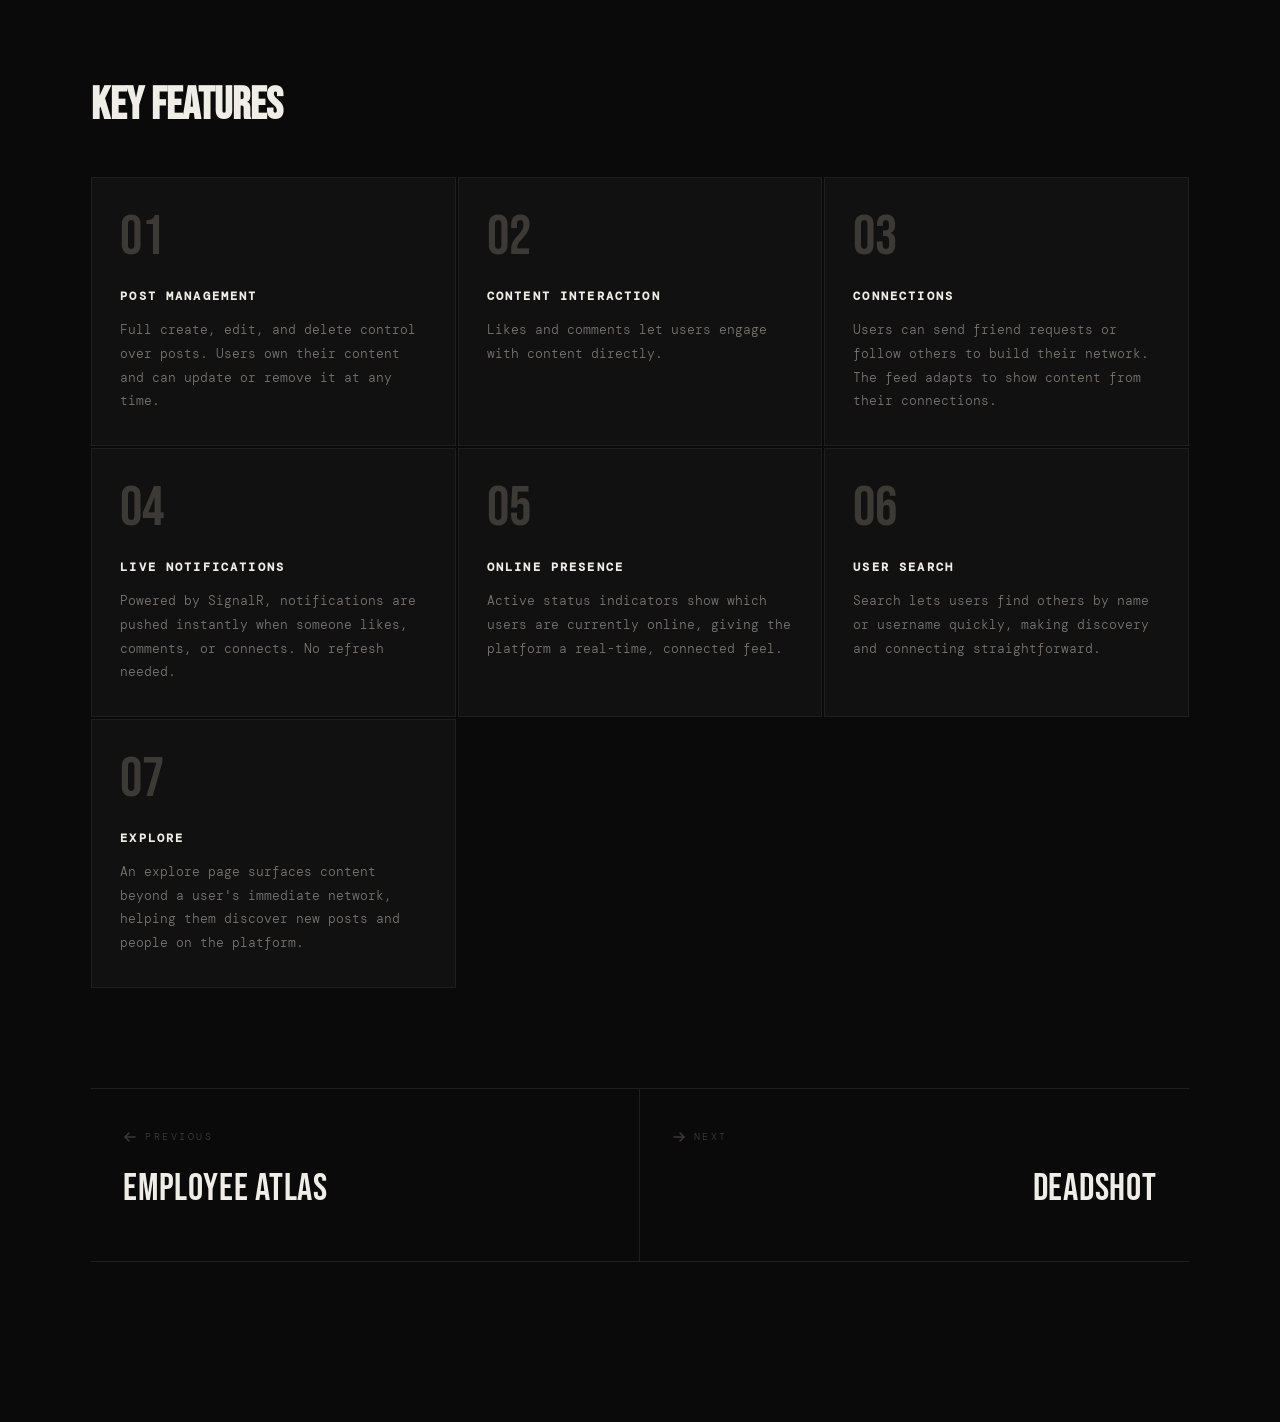
<file: pages/flair.html>
<!DOCTYPE html>
<html lang="en">
<head>
  <meta charset="UTF-8" />
  <meta name="viewport" content="width=device-width, initial-scale=1.0" />
  <title>Flair — Haris Sejmenović</title>
  <meta name="description" content="[Brief description of Flair for SEO]" />
  <link rel="stylesheet" href="../styles/project.css" />
  <link rel="stylesheet" href="../styles/style.css" />
</head>
<body>

  <div id="cursor"></div>
  <div id="cursor-ring"></div>

  <nav>
    <a href="../index.html" class="nav-logo"><span>Haris Sejmenović</span></a>
    <ul class="nav-links">
      <li><a href="../index.html#about">About</a></li>
      <li><a href="../index.html#projects">Work</a></li>
      <li><a href="../index.html#contact">Contact</a></li>
    </ul>
    <button class="nav-menu-btn" aria-label="Open menu">
      <span></span><span></span><span></span>
    </button>
  </nav>

  <div class="mobile-menu">
    <a href="../index.html#about">About</a>
    <a href="../index.html#projects">Work</a>
    <a href="../index.html#contact">Contact</a>
  </div>

  <div class="project-hero">
    <div class="project-hero-bg">
      <img src="../assets/FlairCover.png" alt="Flair" />
    </div>
    <div class="project-hero-content">
      <a href="../index.html#projects" class="project-back">
        <svg width="14" height="14" viewBox="0 0 14 14" fill="none"><path d="M12 7H2M6 3L2 7l4 4" stroke="currentColor" stroke-width="1.5" stroke-linecap="round"/></svg>
        All Projects
      </a>
      <p class="project-category">Web Application</p>
      <h1>Flair</h1>
      <div class="project-hero-meta">
        <div class="meta-item"><p class="meta-label">Year</p><p class="meta-value">2025</p></div>
        <div class="meta-item"><p class="meta-label">Role</p><p class="meta-value"><Data>Developer</Data>eveloper</p></div>
        <div class="meta-item"><p class="meta-label">Status</p><p class="meta-value">In Progress</p></div>
      </div>
    </div>
  </div>

  <div class="project-body">

    <div class="project-intro reveal">
      <div>
        <h2 class="project-overview-heading">Overview</h2>
        <div class="project-overview-text">
          <p>Flair is a full-stack social media web application built with ASP.NET Core and Angular. It gives users a space to share posts, interact with content, and build connections with others through follows and friend requests.</p>
          <p>The goal was to build something that felt like a real platform, not just a CRUD app. Features like live notifications and online presence indicators, both using SignalR, give Flair the real-time responsiveness you'd expect from a modern social app.</p>
          <p>Built as a university project with a focus on clean architecture and practical full-stack experience. It covers everything from JWT authentication and REST API design on the backend, to a responsive Angular frontend consuming it all.</p>
        </div>
        <div class="project-stack">
          <span class="stack-badge">ASP.NET Core</span>
          <span class="stack-badge">SQL Server</span>
          <span class="stack-badge">Angular</span>
          <span class="stack-badge">TypeScript</span>
          <span class="stack-badge">SignalR</span>
        </div>
      </div>
      <dl>
        <div class="detail-block"><dt>Client / Context</dt><dd>University Project</dd></div>
        <div class="detail-block"><dt>Duration</dt><dd>3 months - ongoing</dd></div>
        <div class="detail-block"><dt>Team</dt><dd>Team of 2</dd></div>
        <div class="detail-block"><dt>My Responsibilities</dt><dd>All Responsibilities Shared</dd></div>
      </dl>
    </div>

    <div class="project-images reveal">
      <div class="project-img-row cols-1">
        <div class="project-img-cell short">
          <img src="../assets/flair/FeedDesktop.png" alt="Flair dashboard" />
        </div>
      </div>
      <div class="project-img-row cols-2">
        <div class="project-img-cell short">
          <img src="../assets/flair/NewPostDesktop.png" alt="" />
        </div>
        <div class="project-img-cell short">
          <img src="../assets/flair/NotificationDesktop.png" alt="" />
        </div>
      </div>
      <div class="project-img-row cols-3">
        <div class="project-img-cell tall">
          <img src="../assets/flair/FeedMobile.png" alt="" />
        </div>
        <div class="project-img-cell tall">
          <img src="../assets/flair/ProfileMobile.png" alt="" />
        </div>
        <div class="project-img-cell tall">
          <img src="../assets/flair/FollowersMobile.png" alt="" />
        </div>
      </div>
    </div>

    <div class="project-features reveal">
  <h2 class="features-heading">Key Features</h2>
  <div class="features-grid">
    <div class="feature-card">
      <div class="feature-number">01</div>
      <h3 class="feature-title">Post Management</h3>
      <p class="feature-text">Full create, edit, and delete control over posts. Users own their content and can update or remove it at any time.</p>
    </div>
    <div class="feature-card">
      <div class="feature-number">02</div>
      <h3 class="feature-title">Content Interaction</h3>
      <p class="feature-text">Likes and comments let users engage with content directly.</p>
    </div>
    <div class="feature-card">
      <div class="feature-number">03</div>
      <h3 class="feature-title">Connections</h3>
      <p class="feature-text">Users can send friend requests or follow others to build their network. The feed adapts to show content from their connections.</p>
    </div>
    <div class="feature-card">
      <div class="feature-number">04</div>
      <h3 class="feature-title">Live Notifications</h3>
      <p class="feature-text">Powered by SignalR, notifications are pushed instantly when someone likes, comments, or connects. No refresh needed.</p>
    </div>
    <div class="feature-card">
      <div class="feature-number">05</div>
      <h3 class="feature-title">Online Presence</h3>
      <p class="feature-text">Active status indicators show which users are currently online, giving the platform a real-time, connected feel.</p>
    </div>
    <div class="feature-card">
      <div class="feature-number">06</div>
      <h3 class="feature-title">User Search</h3>
      <p class="feature-text">Search lets users find others by name or username quickly, making discovery and connecting straightforward.</p>
    </div>
    <div class="feature-card">
      <div class="feature-number">07</div>
      <h3 class="feature-title">Explore</h3>
      <p class="feature-text">An explore page surfaces content beyond a user's immediate network, helping them discover new posts and people on the platform.</p>
    </div>
  </div>
</div>

    <div class="project-nav reveal">
      <a href="employee-atlas.html" class="project-nav-item">
        <span class="project-nav-dir">
          <svg width="14" height="14" viewBox="0 0 14 14" fill="none"><path d="M12 7H2M6 3L2 7l4 4" stroke="currentColor" stroke-width="1.5" stroke-linecap="round"/></svg>
          Previous
        </span>
        <span class="project-nav-name">Employee Atlas</span>
      </a>
      <a href="deadshot.html" class="project-nav-item" style="text-align:right">
        <span class="project-nav-dir" style="justify-content:flex-end">
          Next
          <svg width="14" height="14" viewBox="0 0 14 14" fill="none"><path d="M2 7h10M8 3l4 4-4 4" stroke="currentColor" stroke-width="1.5" stroke-linecap="round"/></svg>
        </span>
        <span class="project-nav-name">Deadshot</span>
      </a>
    </div>

  </div>

  <script src="../main.js"></script>
  <script>document.getElementById('year').textContent = new Date().getFullYear();</script>
</body>
</html>
</file>
<file: styles/style.css>
@import url('https://fonts.googleapis.com/css2?family=Bebas+Neue&family=DM+Serif+Display:ital@0;1&family=DM+Mono:wght@300;400;500&display=swap');

:root {
  --bg:          #0a0a0a;
  --bg-2:        #111111;
  --bg-3:        #1a1a1a;
  --surface:     #161616;
  --border:      #2a2a2a;
  --border-soft: #1e1e1e;

  --text:        #f0ede6;
  --text-muted:  #7a7570;
  --text-dim:    #3d3a36;

  --accent:      #e8c97d;         
  --accent-2:    #c0392b;         
  --accent-glow: rgba(232,201,125,0.12);

  --font-display: 'Bebas Neue', sans-serif;
  --font-serif:   'DM Serif Display', Georgia, serif;
  --font-mono:    'DM Mono', 'Courier New', monospace;

  --ease-out:     cubic-bezier(0.16, 1, 0.3, 1);
  --ease-in-out:  cubic-bezier(0.87, 0, 0.13, 1);

  --radius:       2px;
  --nav-h:        72px;
}

*, *::before, *::after { box-sizing: border-box; margin: 0; padding: 0; }

html {
  scroll-behavior: smooth;
  font-size: 16px;
}

body {
  background: var(--bg);
  color: var(--text);
  font-family: var(--font-mono);
  font-weight: 300;
  line-height: 1.7;
  overflow-x: hidden;
  cursor: none;
}

::selection {
  background: var(--accent);
  color: var(--bg);
}

img { display: block; width: 100%; height: 100%; object-fit: cover; }
a   { color: inherit; text-decoration: none; }
ul  { list-style: none; }

#cursor {
  position: fixed;
  top: 0; left: 0;
  width: 10px; height: 10px;
  background: var(--accent);
  border-radius: 50%;
  pointer-events: none;
  z-index: 9999;
  transform: translate(-50%, -50%);
  transition: transform 0.08s var(--ease-out), width 0.25s var(--ease-out), height 0.25s var(--ease-out), background 0.2s;
  mix-blend-mode: exclusion;
}
#cursor-ring {
  position: fixed;
  top: 0; left: 0;
  width: 36px; height: 36px;
  border: 1px solid var(--accent);
  border-radius: 50%;
  pointer-events: none;
  z-index: 9998;
  transform: translate(-50%, -50%);
  transition: transform 0.2s var(--ease-out), width 0.3s var(--ease-out), height 0.3s var(--ease-out), opacity 0.2s;
  opacity: 0.5;
}
body:hover #cursor-ring { opacity: 1; }

body::before {
  content: '';
  position: fixed;
  inset: 0;
  background-image: url("data:image/svg+xml,%3Csvg viewBox='0 0 256 256' xmlns='http://www.w3.org/2000/svg'%3E%3Cfilter id='noise'%3E%3CfeTurbulence type='fractalNoise' baseFrequency='0.9' numOctaves='4' stitchTiles='stitch'/%3E%3C/filter%3E%3Crect width='100%25' height='100%25' filter='url(%23noise)' opacity='1'/%3E%3C/svg%3E");
  opacity: 0.03;
  pointer-events: none;
  z-index: 9000;
}

nav {
  position: fixed;
  top: 0; left: 0; right: 0;
  height: var(--nav-h);
  display: flex;
  align-items: center;
  justify-content: space-between;
  padding: 0 clamp(24px, 4vw, 64px);
  z-index: 1000;
  border-bottom: 1px solid transparent;
  transition: background 0.4s, border-color 0.4s;
}
nav.scrolled {
  background: rgba(10,10,10,0.92);
  border-color: var(--border);
  backdrop-filter: blur(12px);
}

.nav-logo {
  font-family: var(--font-display);
  font-size: 1.8rem;
  letter-spacing: 0.06em;
  color: var(--text);
}
.nav-logo span { color: var(--accent); }

.nav-links {
  display: flex;
  gap: 40px;
  align-items: center;
}
.nav-links a {
  font-size: 0.72rem;
  letter-spacing: 0.2em;
  text-transform: uppercase;
  color: var(--text-muted);
  transition: color 0.2s;
  position: relative;
}
.nav-links a::after {
  content: '';
  position: absolute;
  bottom: -3px; left: 0;
  width: 0; height: 1px;
  background: var(--accent);
  transition: width 0.3s var(--ease-out);
}
.nav-links a:hover { color: var(--text); }
.nav-links a:hover::after { width: 100%; }

.nav-cta {
  font-size: 0.72rem !important;
  letter-spacing: 0.2em;
  text-transform: uppercase;
  color: var(--accent) !important;
  border: 1px solid var(--accent);
  padding: 8px 20px;
  transition: background 0.2s, color 0.2s !important;
}
.nav-cta::after { display: none !important; }
.nav-cta:hover { background: var(--accent); color: var(--bg) !important; }

.nav-menu-btn {
  display: none;
  flex-direction: column;
  gap: 5px;
  cursor: pointer;
  padding: 4px;
}
.nav-menu-btn span {
  display: block;
  width: 24px; height: 1px;
  background: var(--text);
  transition: transform 0.3s, opacity 0.3s;
}

#hero {
  min-height: 100vh;
  display: grid;
  grid-template-columns: 1fr 1fr;
  align-items: center;
  padding: 0 clamp(24px, 4vw, 64px);
  padding-top: var(--nav-h);
  gap: 40px;
  position: relative;
  overflow: hidden;
}

.hero-bg-lines {
  position: absolute;
  inset: 0;
  background-image:
    linear-gradient(var(--border-soft) 1px, transparent 1px),
    linear-gradient(90deg, var(--border-soft) 1px, transparent 1px);
  background-size: 80px 80px;
  opacity: 0.4;
  pointer-events: none;
}

.hero-content { position: relative; z-index: 2; }

.hero-eyebrow {
  font-size: 0.7rem;
  letter-spacing: 0.3em;
  text-transform: uppercase;
  color: var(--accent);
  margin-bottom: 24px;
  display: flex;
  align-items: center;
  gap: 12px;
  opacity: 0;
  animation: fadeUp 0.8s 0.2s var(--ease-out) forwards;
}
.hero-eyebrow::before {
  content: '';
  width: 40px; height: 1px;
  background: var(--accent);
}

.hero-name {
  font-family: var(--font-display);
  font-size: clamp(5rem, 10vw, 11rem);
  line-height: 0.9;
  letter-spacing: 0.01em;
  color: var(--text);
  opacity: 0;
  animation: fadeUp 0.9s 0.35s var(--ease-out) forwards;
}
.hero-name .line-2 {
  color: transparent;
  -webkit-text-stroke: 1px var(--text-dim);
}

.hero-title {
  font-family: var(--font-serif);
  font-style: italic;
  font-size: clamp(1.1rem, 2vw, 1.6rem);
  color: var(--text-muted);
  margin-top: 20px;
  opacity: 0;
  animation: fadeUp 0.9s 0.5s var(--ease-out) forwards;
}

.hero-desc {
  font-size: 0.85rem;
  line-height: 1.9;
  color: var(--text-muted);
  max-width: 420px;
  margin-top: 28px;
  opacity: 0;
  animation: fadeUp 0.9s 0.65s var(--ease-out) forwards;
}

.hero-actions {
  display: flex;
  gap: 16px;
  margin-top: 40px;
  align-items: center;
  opacity: 0;
  animation: fadeUp 0.9s 0.8s var(--ease-out) forwards;
}

.btn-primary {
  display: inline-flex;
  align-items: center;
  gap: 10px;
  background: var(--accent);
  color: var(--bg);
  font-family: var(--font-mono);
  font-size: 0.72rem;
  letter-spacing: 0.18em;
  text-transform: uppercase;
  padding: 14px 32px;
  border: none;
  cursor: pointer;
  transition: background 0.2s, transform 0.2s;
}
.btn-primary:hover { background: #f5d88a; transform: translateY(-2px); }

.btn-ghost {
  display: inline-flex;
  align-items: center;
  gap: 10px;
  color: var(--text-muted);
  font-family: var(--font-mono);
  font-size: 0.72rem;
  letter-spacing: 0.18em;
  text-transform: uppercase;
  padding: 14px 32px;
  border: 1px solid var(--border);
  transition: border-color 0.2s, color 0.2s, transform 0.2s;
}
.btn-ghost:hover { border-color: var(--text-muted); color: var(--text); transform: translateY(-2px); }

.hero-visual {
  position: relative;
  z-index: 2;
  opacity: 0;
  height: 800px;
  animation: fadeIn 1.2s 0.5s var(--ease-out) forwards;
}

.hero-img-frame {
  width: 100%;
  height: 100%;
  max-width: 90vw;
  aspect-ratio: 1 / 1;
  position: relative;
  overflow: hidden;
}
.hero-img-frame::before {
  content: '';
  position: absolute;
  inset: 0;
  background: linear-gradient(135deg, transparent 60%, var(--accent) 100%);
  opacity: 0.08;
  z-index: 1;
  pointer-events: none;
}
.hero-img-frame img {
  object-position: top center;
  filter: grayscale(20%) contrast(1.05);
  transition: transform 0.8s var(--ease-out), filter 0.6s;
}
.hero-img-frame:hover img { transform: scale(1.03); filter: grayscale(0%) contrast(1.05); }

.hero-img-placeholder {
  width: 100%; height: 100%;
  background: var(--bg-3);
  display: flex;
  flex-direction: column;
  align-items: center;
  justify-content: center;
  gap: 12px;
  border: 1px dashed var(--border);
  color: var(--text-dim);
  font-size: 0.75rem;
  letter-spacing: 0.15em;
  text-transform: uppercase;
}
.hero-img-placeholder svg { opacity: 0.3; }

.hero-tag {
  position: absolute;
  bottom: 24px; left: -20px;
  background: var(--bg-2);
  border: 1px solid var(--border);
  padding: 16px 24px;
  z-index: 3;
}
.hero-tag p { font-size: 0.65rem; letter-spacing: 0.2em; text-transform: uppercase; color: var(--text-muted); }
.hero-tag strong { display: block; font-family: var(--font-display); font-size: 1.8rem; color: var(--accent); letter-spacing: 0.05em; }

.hero-scroll-hint {
  position: absolute;
  bottom: 40px; left: 50%;
  transform: translateX(-50%);
  display: flex;
  flex-direction: column;
  align-items: center;
  gap: 10px;
  color: var(--text-dim);
  font-size: 0.65rem;
  letter-spacing: 0.2em;
  text-transform: uppercase;
  animation: bounce 2s infinite;
  z-index: 2;
}
.hero-scroll-hint svg { opacity: 0.4; }

section { padding: clamp(80px, 10vw, 140px) clamp(24px, 4vw, 64px); }

.section-label {
  display: flex;
  align-items: center;
  gap: 16px;
  font-size: 0.65rem;
  letter-spacing: 0.35em;
  text-transform: uppercase;
  color: var(--accent);
  margin-bottom: 48px;
}
.section-label::after {
  content: '';
  flex: 1;
  max-width: 60px;
  height: 1px;
  background: var(--accent);
  opacity: 0.4;
}

.section-heading {
  font-family: var(--font-display);
  font-size: clamp(3rem, 6vw, 6.5rem);
  line-height: 0.95;
  letter-spacing: 0.01em;
  margin-bottom: 24px;
}

#about {
  display: block;
  background: var(--bg);
}

.about-bio {
  font-size: 0.95rem;
  line-height: 2;
  color: var(--text-muted);
  margin-bottom: 48px;
  columns: 2;
  column-gap: 64px;
}
.about-bio p + p { margin-top: 16px; }
.about-bio em { color: var(--text); font-style: normal; }

.skills-grid {
  display: grid;
  grid-template-columns: repeat(4, 1fr);
  gap: 10px;
  margin-top: 0;
  border-top: 1px solid var(--border-soft);
  padding-top: 40px;
}

.skill-tag {
  background: var(--bg-3);
  border: 1px solid var(--border);
  padding: 14px 16px;
  font-size: 0.7rem;
  letter-spacing: 0.12em;
  text-transform: uppercase;
  color: var(--text-muted);
  display: flex;
  align-items: center;
  gap: 8px;
  transition: border-color 0.2s, color 0.2s;
}
.skill-tag::before {
  content: '';
  width: 6px; height: 6px;
  background: var(--accent);
  border-radius: 50%;
  flex-shrink: 0;
}
.skill-tag:hover { border-color: var(--accent); color: var(--text); }

#projects { background: var(--bg-2); }

.projects-grid {
  display: grid;
  grid-template-columns: repeat(3, 1fr);
  gap: 2px;
  margin-top: 60px;
}

.project-card {
  position: relative;
  aspect-ratio: 4/5;
  overflow: hidden;
  cursor: pointer;
  background: var(--bg-3);
}

.project-card-img {
  width: 100%; height: 100%;
  background: var(--surface);
  display: flex;
  flex-direction: column;
  align-items: center;
  justify-content: center;
  gap: 8px;
  color: var(--text-dim);
  font-size: 0.7rem;
  letter-spacing: 0.15em;
  text-transform: uppercase;
  transition: transform 0.6s var(--ease-out);
  overflow: hidden;
}
.project-card-img img {
  position: absolute;
  inset: 0;
  object-fit: cover;
  transition: transform 0.6s var(--ease-out), filter 0.4s;
  filter: grayscale(30%) brightness(0.75);
}
.project-card:hover .project-card-img img {
  transform: scale(1.07);
  filter: grayscale(0%) brightness(0.6);
}

.project-card-overlay {
  position: absolute;
  inset: 0;
  background: linear-gradient(to top, rgba(0,0,0,0.92) 0%, rgba(0,0,0,0.2) 60%, transparent 100%);
  padding: 32px 28px;
  display: flex;
  flex-direction: column;
  justify-content: flex-end;
  z-index: 2;
  transition: background 0.4s;
}
.project-card:hover .project-card-overlay {
  background: linear-gradient(to top, rgba(0,0,0,0.97) 0%, rgba(0,0,0,0.5) 60%, transparent 100%);
}

.project-type {
  font-size: 0.62rem;
  letter-spacing: 0.25em;
  text-transform: uppercase;
  color: var(--accent);
  margin-bottom: 8px;
  transform: translateY(8px);
  opacity: 0;
  transition: transform 0.4s var(--ease-out), opacity 0.4s;
}
.project-card:hover .project-type { transform: translateY(0); opacity: 1; }

.project-title {
  font-family: var(--font-display);
  font-size: clamp(1.8rem, 3vw, 2.8rem);
  letter-spacing: 0.03em;
  line-height: 1;
  margin-bottom: 12px;
}

.project-desc {
  font-size: 0.78rem;
  color: var(--text-muted);
  line-height: 1.7;
  max-height: 0;
  overflow: hidden;
  transition: max-height 0.5s var(--ease-out), opacity 0.4s;
  opacity: 0;
}
.project-card:hover .project-desc { max-height: 100px; opacity: 1; }

.project-arrow {
  display: flex;
  align-items: center;
  gap: 8px;
  font-size: 0.7rem;
  letter-spacing: 0.18em;
  text-transform: uppercase;
  color: var(--accent);
  margin-top: 16px;
  transform: translateX(-10px);
  opacity: 0;
  transition: transform 0.4s var(--ease-out), opacity 0.4s;
}
.project-card:hover .project-arrow { transform: translateX(0); opacity: 1; }

#contact {
  background: var(--bg);
  display: grid;
  grid-template-columns: 1fr 1fr;
  gap: 80px;
  align-items: start;
}

.contact-intro {
  font-size: 0.88rem;
  line-height: 2;
  color: var(--text-muted);
  margin-top: 24px;
  max-width: 400px;
}

.contact-links {
  display: flex;
  flex-direction: column;
  gap: 0;
  margin-top: 48px;
}

.contact-link-item {
  display: flex;
  align-items: center;
  justify-content: space-between;
  padding: 20px 0;
  border-bottom: 1px solid var(--border-soft);
  transition: border-color 0.2s;
}
.contact-link-item:first-child { border-top: 1px solid var(--border-soft); }
.contact-link-item:hover { border-color: var(--border); }

.contact-link-label {
  font-size: 0.65rem;
  letter-spacing: 0.25em;
  text-transform: uppercase;
  color: var(--text-dim);
}
.contact-link-value {
  font-family: var(--font-serif);
  font-style: italic;
  font-size: 1.15rem;
  color: var(--text);
  transition: color 0.2s;
}
.contact-link-item:hover .contact-link-value { color: var(--accent); }

.contact-form {
  display: flex;
  flex-direction: column;
  gap: 20px;
  margin-top: 56px;
}

.form-group { display: flex; flex-direction: column; gap: 8px; }

.form-label {
  font-size: 0.65rem;
  letter-spacing: 0.2em;
  text-transform: uppercase;
  color: var(--text-muted);
}

.form-input, .form-textarea {
  background: var(--bg-3);
  border: 1px solid var(--border);
  color: var(--text);
  font-family: var(--font-mono);
  font-size: 0.85rem;
  padding: 14px 18px;
  outline: none;
  transition: border-color 0.2s;
  resize: none;
}
.form-input:focus, .form-textarea:focus {
  border-color: var(--accent);
  background: var(--surface);
}
.form-input::placeholder, .form-textarea::placeholder { color: var(--text-dim); }
.form-textarea { min-height: 140px; }

footer {
  background: var(--bg-2);
  border-top: 1px solid var(--border-soft);
  padding: 40px clamp(24px, 4vw, 64px);
  display: flex;
  align-items: center;
  justify-content: space-between;
}

.footer-logo {
  font-family: var(--font-display);
  font-size: 1.5rem;
  letter-spacing: 0.05em;
}
.footer-logo span { color: var(--accent); }

.footer-copy {
  font-size: 0.68rem;
  letter-spacing: 0.15em;
  color: var(--text-dim);
  text-transform: uppercase;
}

.footer-links {
  display: flex;
  gap: 28px;
}
.footer-links a {
  font-size: 0.68rem;
  letter-spacing: 0.15em;
  text-transform: uppercase;
  color: var(--text-dim);
  transition: color 0.2s;
}
.footer-links a:hover { color: var(--accent); }

@keyframes fadeUp {
  from { opacity: 0; transform: translateY(30px); }
  to   { opacity: 1; transform: translateY(0); }
}
@keyframes fadeIn {
  from { opacity: 0; }
  to   { opacity: 1; }
}
@keyframes bounce {
  0%, 100% { transform: translateX(-50%) translateY(0); }
  50%       { transform: translateX(-50%) translateY(8px); }
}

.reveal {
  opacity: 0;
  transform: translateY(40px);
  transition: opacity 0.8s var(--ease-out), transform 0.8s var(--ease-out);
}
.reveal.visible {
  opacity: 1;
  transform: translateY(0);
}
.reveal-delay-1 { transition-delay: 0.1s; }
.reveal-delay-2 { transition-delay: 0.2s; }
.reveal-delay-3 { transition-delay: 0.3s; }
.reveal-delay-4 { transition-delay: 0.45s; }

@media (max-width: 1024px) {
  #hero { grid-template-columns: 1fr; padding-top: calc(var(--nav-h) + 40px); }
  .hero-visual { height: 50vh; max-height: 500px; }
  .about-bio { columns: 1; }
  .skills-grid { grid-template-columns: repeat(2, 1fr); }
  #contact { grid-template-columns: 1fr; gap: 48px; }
  .projects-grid { grid-template-columns: 1fr 1fr; }
}

@media (max-width: 768px) {
  .nav-links { display: none; }
  .nav-menu-btn { display: flex; }
  .projects-grid { grid-template-columns: 1fr; }
  .skills-grid { grid-template-columns: repeat(2, 1fr); }
  footer { flex-direction: column; gap: 20px; text-align: center; }
  .footer-links { flex-wrap: wrap; justify-content: center; }
}

.mobile-menu {
  position: fixed;
  inset: 0;
  background: var(--bg);
  z-index: 999;
  display: flex;
  flex-direction: column;
  align-items: center;
  justify-content: center;
  gap: 32px;
  transform: translateX(100%);
  transition: transform 0.4s var(--ease-out);
}
.mobile-menu.open { transform: translateX(0); }
.mobile-menu a {
  font-family: var(--font-display);
  font-size: 3rem;
  letter-spacing: 0.05em;
  color: var(--text);
  transition: color 0.2s;
}
.mobile-menu a:hover { color: var(--accent); }

@media (hover: none) and (pointer: coarse) {
  #cursor, #cursor-ring { display: none; }
  body { cursor: auto; }
  *, *::before, *::after { cursor: auto !important; }
}
</file>
<file: styles/project.css>
.project-hero {
  min-height: 90vh;
  display: flex;
  flex-direction: column;
  justify-content: flex-end;
  position: relative;
  overflow: hidden;
  padding: clamp(48px, 6vw, 80px) clamp(24px, 4vw, 64px);
  padding-top: calc(var(--nav-h) + 80px);
}

.project-hero-bg {
  position: absolute;
  inset: 0;
  z-index: 0;
}
.project-hero-bg img {
  object-position: center;
  filter: brightness(0.35) saturate(0.8);
}
.project-hero-bg-placeholder {
  width: 100%; height: 100%;
  background: linear-gradient(135deg, var(--bg-3) 0%, var(--surface) 50%, var(--bg-2) 100%);
  display: flex;
  align-items: center;
  justify-content: center;
  color: var(--text-dim);
  font-size: 0.75rem;
  letter-spacing: 0.15em;
  text-transform: uppercase;
}
.project-hero-bg::after {
  content: '';
  position: absolute;
  inset: 0;
  background: linear-gradient(to top, var(--bg) 0%, rgba(10,10,10,0.5) 50%, transparent 100%);
  z-index: 1;
}

.project-hero-content {
  position: relative;
  z-index: 2;
  max-width: 900px;
}

.project-back {
  display: inline-flex;
  align-items: center;
  gap: 10px;
  font-size: 0.68rem;
  letter-spacing: 0.22em;
  text-transform: uppercase;
  color: var(--text-muted);
  transition: color 0.2s, gap 0.2s;
  margin-bottom: 48px;
}
.project-back:hover { color: var(--accent); gap: 14px; }

.project-category {
  font-size: 0.68rem;
  letter-spacing: 0.3em;
  text-transform: uppercase;
  color: var(--accent);
  margin-bottom: 16px;
  display: flex;
  align-items: center;
  gap: 12px;
}
.project-category::before { content: ''; width: 30px; height: 1px; background: var(--accent); }

.project-hero h1 {
  font-family: var(--font-display);
  font-size: clamp(4rem, 9vw, 10rem);
  line-height: 0.9;
  letter-spacing: 0.01em;
  margin-bottom: 28px;
}

.project-hero-meta {
  display: flex;
  gap: 48px;
  flex-wrap: wrap;
}

.meta-label {
  font-size: 0.62rem;
  letter-spacing: 0.25em;
  text-transform: uppercase;
  color: var(--text-dim);
  margin-bottom: 4px;
}
.meta-value {
  font-family: var(--font-serif);
  font-style: italic;
  font-size: 1.05rem;
  color: var(--text);
}

.project-body {
  max-width: 1200px;
  margin: 0 auto;
  padding: 80px clamp(24px, 4vw, 64px);
}

.project-intro {
  display: grid;
  grid-template-columns: 1.2fr 1fr;
  gap: 80px;
  align-items: start;
  margin-bottom: 100px;
}

.project-overview-heading {
  font-family: var(--font-display);
  font-size: clamp(2.5rem, 4vw, 4rem);
  line-height: 1;
  margin-bottom: 28px;
}

.project-overview-text {
  font-size: 0.9rem;
  line-height: 2;
  color: var(--text-muted);
}
.project-overview-text p + p { margin-top: 16px; }
.project-overview-text strong { color: var(--text); font-weight: 400; }

.detail-block {
  padding: 24px 0;
  border-bottom: 1px solid var(--border-soft);
}
.detail-block:first-child { border-top: 1px solid var(--border-soft); }
.detail-block dt {
  font-size: 0.62rem;
  letter-spacing: 0.25em;
  text-transform: uppercase;
  color: var(--text-dim);
  margin-bottom: 6px;
}
.detail-block dd { font-size: 0.88rem; color: var(--text); }

.project-images { display: flex; flex-direction: column; gap: 4px; margin-bottom: 100px; }

.project-img-row { display: grid; gap: 4px; }
.project-img-row.cols-1  { grid-template-columns: 1fr; }
.project-img-row.cols-2  { grid-template-columns: 1fr 1fr; }
.project-img-row.cols-3  { grid-template-columns: 1fr 1fr 1fr; }
.project-img-row.cols-2-1 { grid-template-columns: 2fr 1fr; }
.project-img-row.cols-1-2 { grid-template-columns: 1fr 2fr; }

.project-img-cell {
  overflow: hidden;
  position: relative;
  background: var(--bg-3);
}
.project-img-cell.fhd { aspect-ratio: 16/9; }
.project-img-cell.tall    { aspect-ratio: 8/18; }
.project-img-cell.short   { aspect-ratio: 21/10; }
.project-img-cell.square  { aspect-ratio: 1; }
.project-img-cell.portrait { aspect-ratio: 3/4; }

.project-img-cell img { transition: transform 0.6s var(--ease-out); margin: auto }
.project-img-cell:hover img { transform: scale(1.04); }

.img-placeholder {
  width: 100%; height: 100%;
  min-height: 300px;
  display: flex;
  flex-direction: column;
  align-items: center;
  justify-content: center;
  gap: 10px;
  border: 1px dashed var(--border);
  color: var(--text-dim);
  font-size: 0.7rem;
  letter-spacing: 0.15em;
  text-transform: uppercase;
  padding: 24px;
  text-align: center;
}
.img-placeholder svg { opacity: 0.3; }

.img-caption {
  position: absolute;
  bottom: 0; left: 0; right: 0;
  background: linear-gradient(transparent, rgba(0,0,0,0.8));
  padding: 32px 20px 16px;
  font-size: 0.68rem;
  letter-spacing: 0.12em;
  text-transform: uppercase;
  color: var(--text-muted);
  opacity: 0;
  transition: opacity 0.3s;
  z-index: 2;
}
.project-img-cell:hover .img-caption { opacity: 1; }

.project-features { margin-bottom: 100px; }
.features-heading {
  font-family: var(--font-display);
  font-size: clamp(2rem, 3.5vw, 3.5rem);
  margin-bottom: 48px;
  line-height: 1;
}

.features-grid { display: grid; grid-template-columns: repeat(3, 1fr); gap: 2px; }

.feature-card {
  background: var(--bg-2);
  border: 1px solid var(--border-soft);
  padding: 32px 28px;
  transition: border-color 0.2s, background 0.2s;
}
.feature-card:hover { border-color: var(--border); background: var(--bg-3); }

.feature-number {
  font-family: var(--font-display);
  font-size: 3.5rem;
  color: var(--text-dim);
  line-height: 1;
  margin-bottom: 20px;
  transition: color 0.3s;
}
.feature-card:hover .feature-number { color: var(--accent); }

.feature-title {
  font-size: 0.75rem;
  letter-spacing: 0.18em;
  text-transform: uppercase;
  color: var(--text);
  margin-bottom: 12px;
}
.feature-text { font-size: 0.82rem; line-height: 1.8; color: var(--text-muted); }

.project-stack { display: flex; flex-wrap: wrap; gap: 8px; margin-top: 48px; }
.stack-badge {
  background: var(--bg-3);
  border: 1px solid var(--border);
  padding: 8px 16px;
  font-size: 0.68rem;
  letter-spacing: 0.18em;
  text-transform: uppercase;
  color: var(--text-muted);
  transition: border-color 0.2s, color 0.2s;
}
.stack-badge:hover { border-color: var(--accent); color: var(--accent); }

.project-nav {
  display: grid;
  grid-template-columns: 1fr 1fr;
  border-top: 1px solid var(--border-soft);
  border-bottom: 1px solid var(--border-soft);
  margin-bottom: 80px;
}
.project-nav-item {
  padding: 40px 32px;
  display: flex;
  flex-direction: column;
  gap: 10px;
  transition: background 0.2s;
}
.project-nav-item:first-child { border-right: 1px solid var(--border-soft); }
.project-nav-item:hover { background: var(--bg-2); }
.project-nav-dir {
  font-size: 0.62rem;
  letter-spacing: 0.25em;
  text-transform: uppercase;
  color: var(--text-dim);
  display: flex;
  align-items: center;
  gap: 8px;
}
.project-nav-item:last-child .project-nav-dir { flex-direction: row-reverse; }
.project-nav-name {
  font-family: var(--font-display);
  font-size: clamp(1.8rem, 3vw, 3rem);
  letter-spacing: 0.02em;
  color: var(--text);
  transition: color 0.2s;
}
.project-nav-item:hover .project-nav-name { color: var(--accent); }

@media (max-width: 768px) {
  .project-intro { grid-template-columns: 1fr; gap: 48px; }
  .features-grid { grid-template-columns: 1fr; }
  .project-img-row.cols-2,
  .project-img-row.cols-3,
  .project-img-row.cols-2-1,
  .project-img-row.cols-1-2 { grid-template-columns: 1fr; }
  .project-nav { grid-template-columns: 1fr; }
  .project-nav-item:first-child { border-right: none; border-bottom: 1px solid var(--border-soft); }
}
</file>
